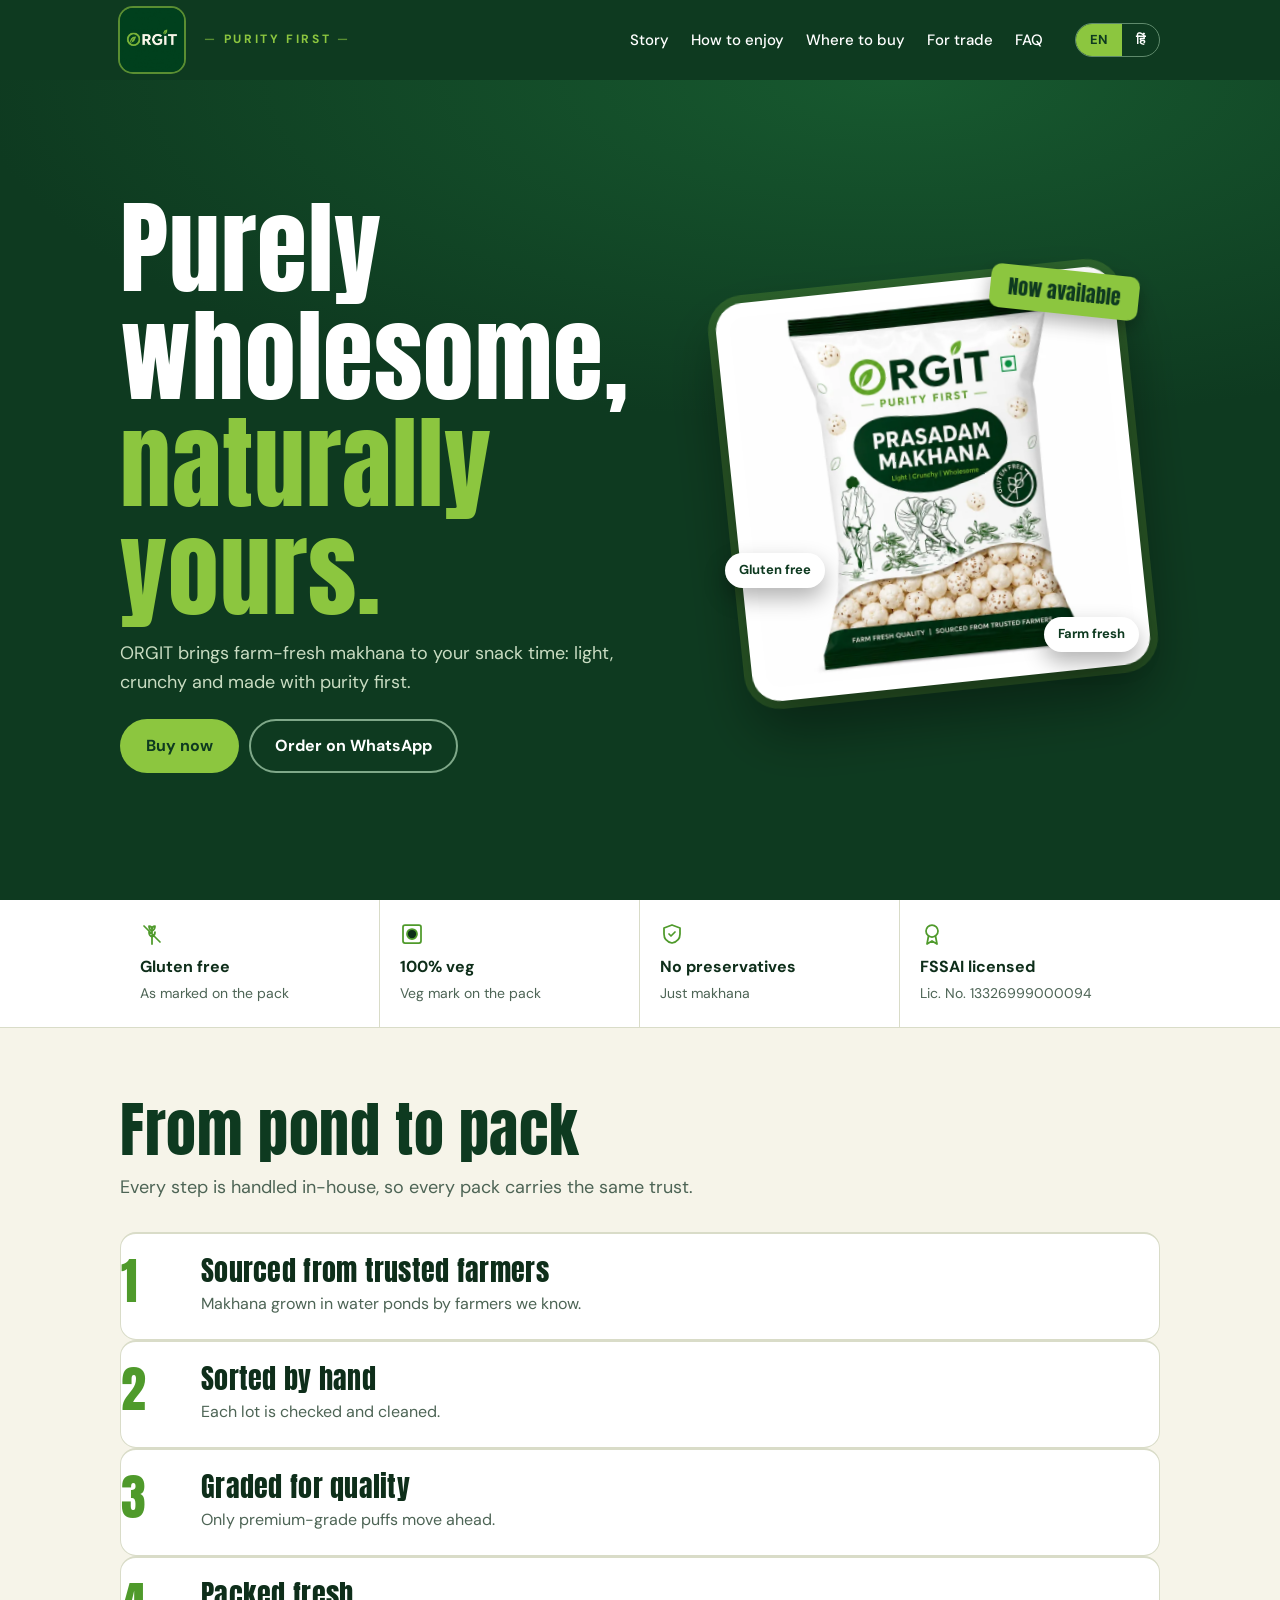
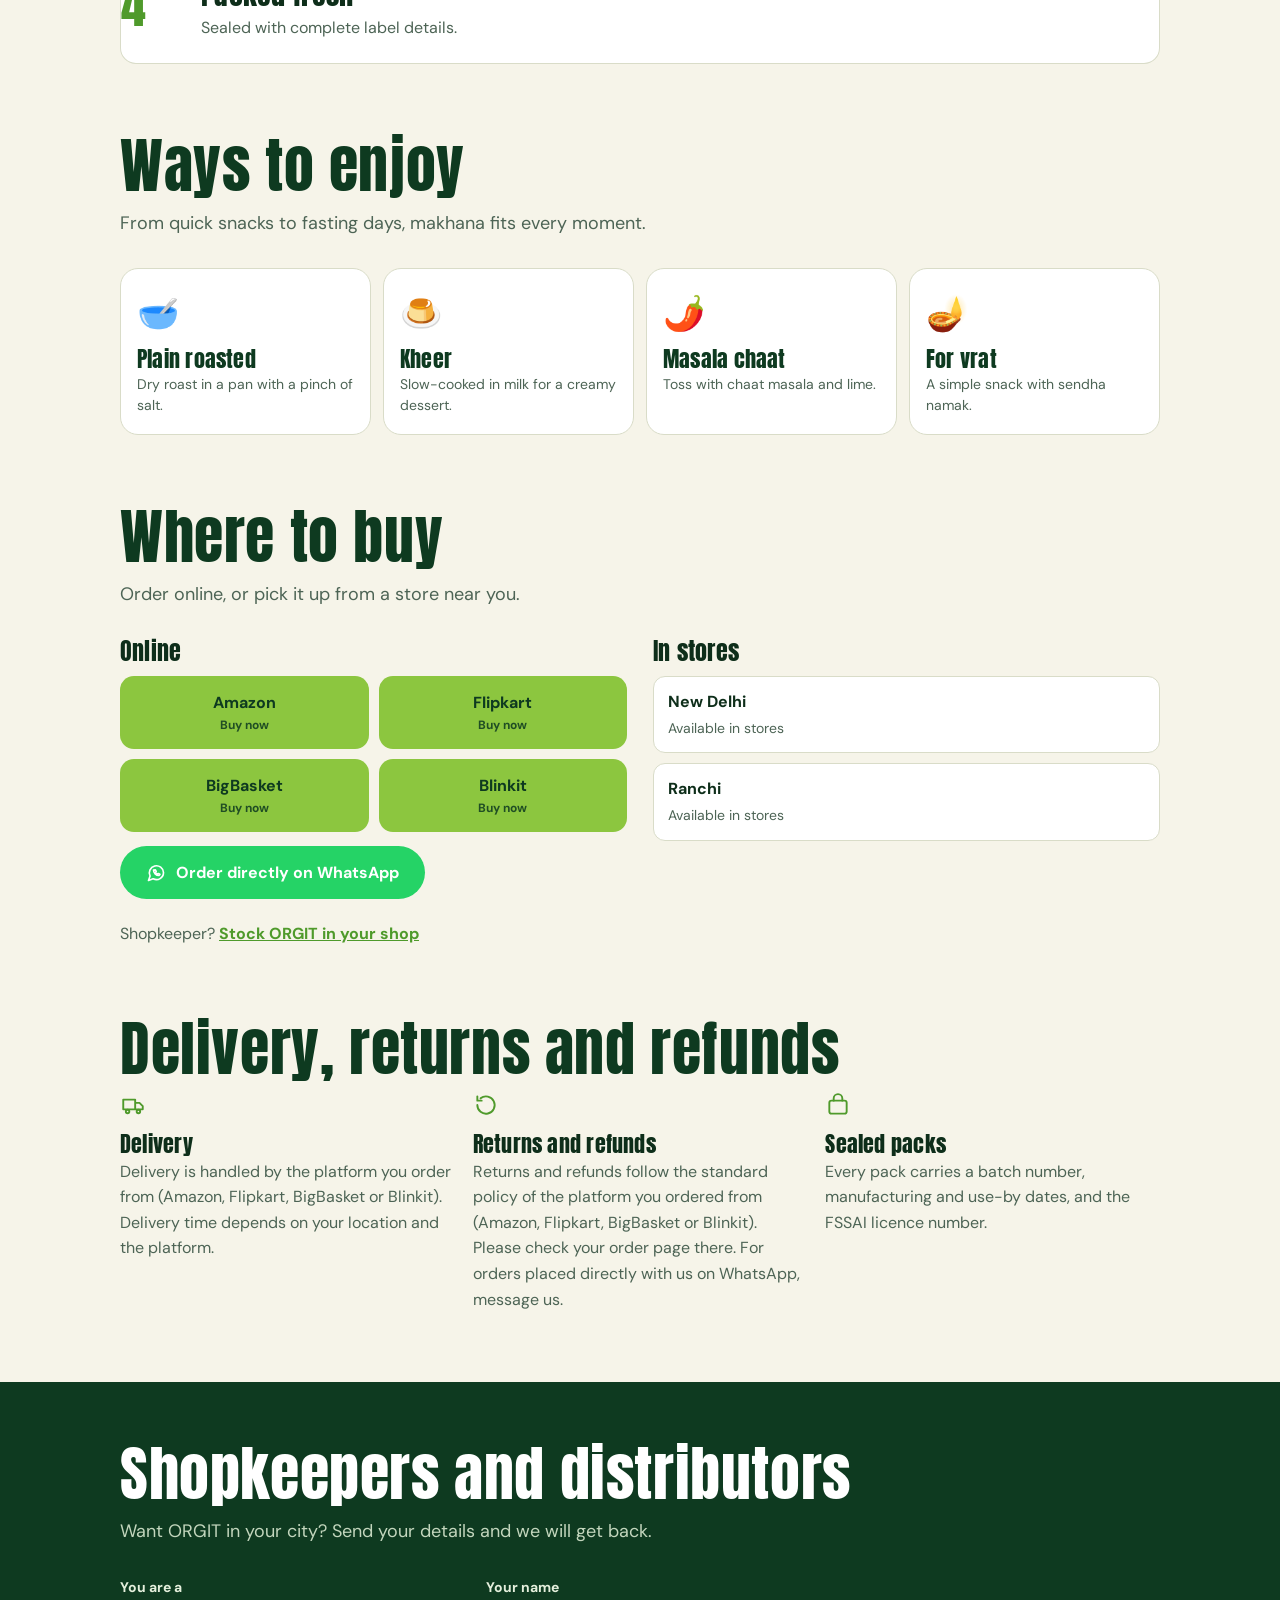
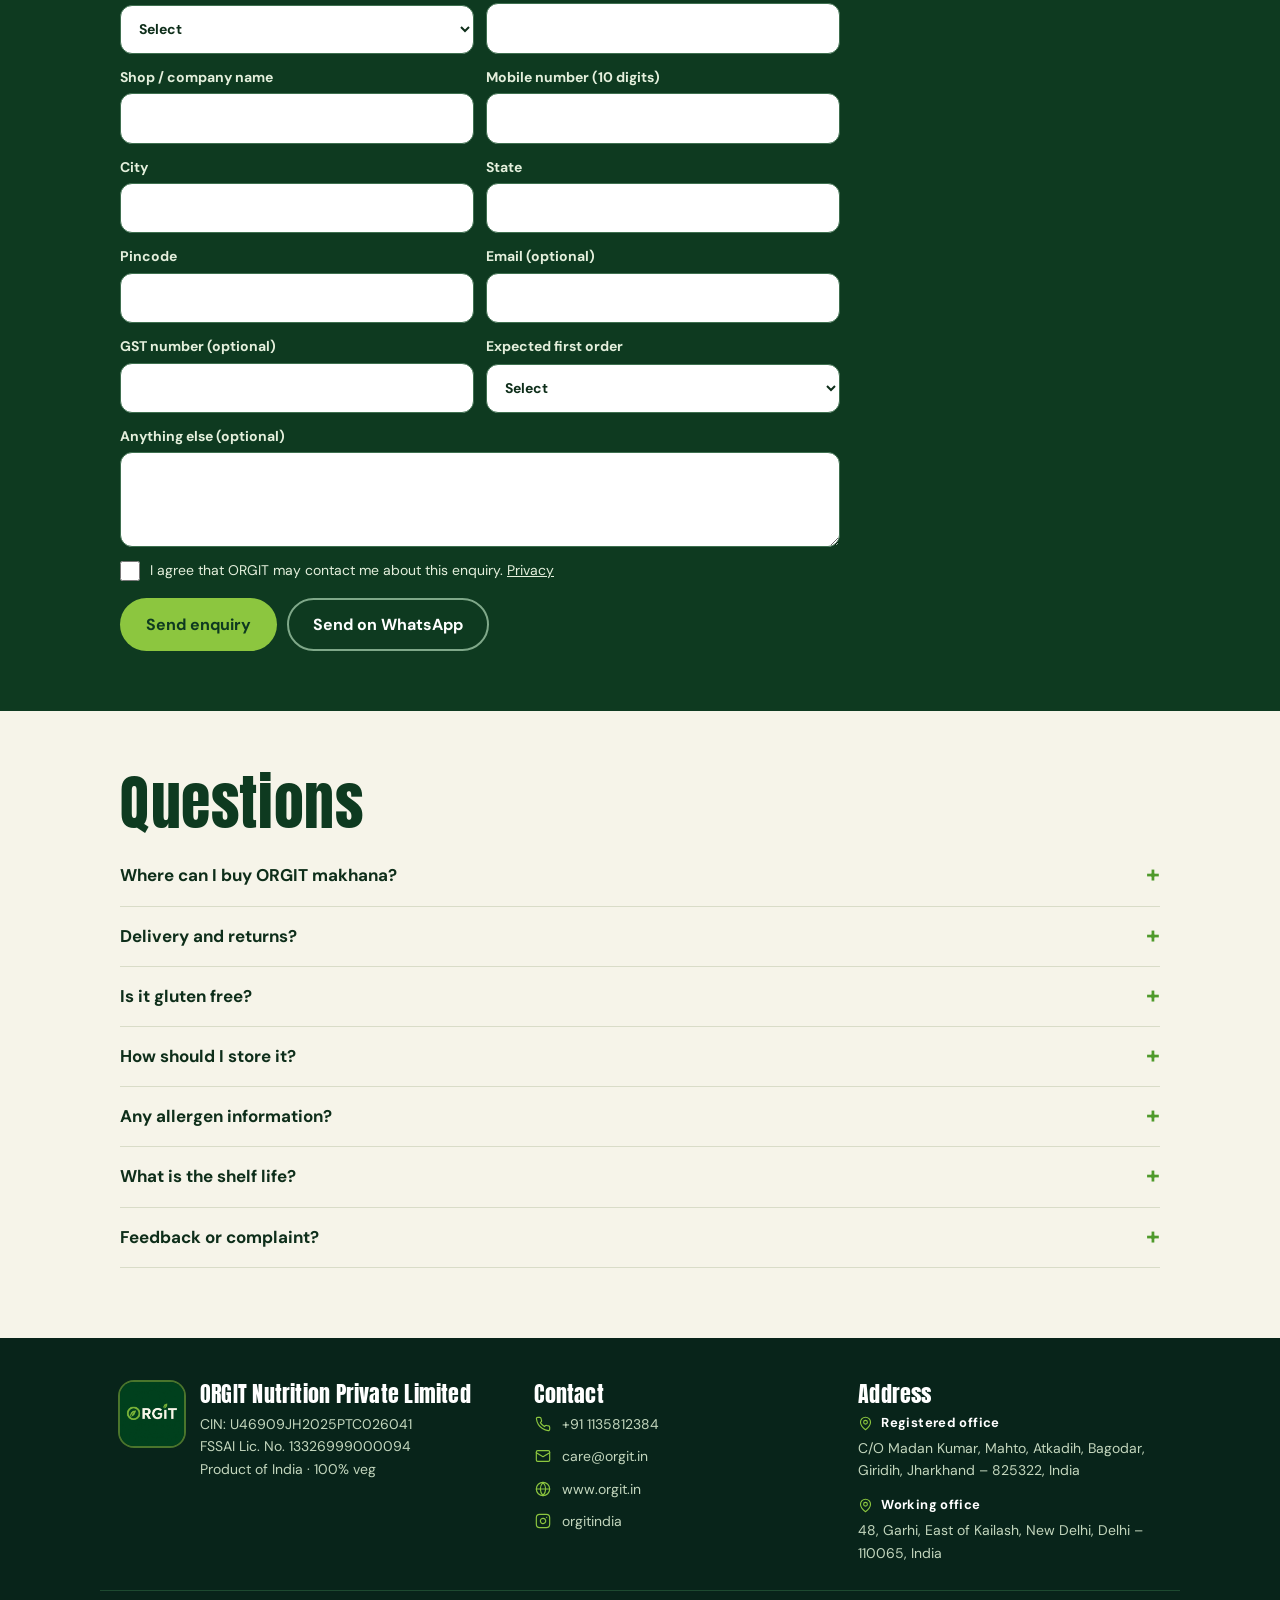
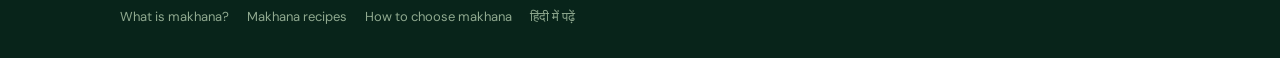
<file: index.html>
<!DOCTYPE html>
<html lang="en">
<head>
<meta charset="utf-8">
<meta name="viewport" content="width=device-width, initial-scale=1, viewport-fit=cover">
<title>ORGIT Makhana – Dry Fruits, Nuts, Seeds &amp; Healthy Snacks</title>
<meta name="description" content="ORGIT – Purity First. Farm-fresh, gluten free makhana (fox nuts) from trusted farmers, packed in-house. Order on WhatsApp or find us online and in stores.">
<meta name="theme-color" content="#0e3a20">
<link rel="canonical" href="https://orgit.in/">
<link rel="icon" type="image/png" href="assets/favicon.png"><link rel="apple-touch-icon" href="assets/apple-touch-icon.png">
<meta property="og:type" content="website"><meta property="og:site_name" content="ORGIT"><meta property="og:url" content="https://orgit.in/">
<meta property="og:title" content="ORGIT Makhana – Dry Fruits, Nuts, Seeds &amp; Healthy Snacks"><meta property="og:description" content="Farm-fresh, gluten free makhana from trusted farmers. Purity first.">
<meta property="og:image" content="https://orgit.in/assets/og-image.jpg">
<script type="application/ld+json">{"@context": "https://schema.org", "@graph": [{"@type": "Organization", "@id": "https://orgit.in/#org", "name": "ORGIT Nutrition Private Limited", "alternateName": "ORGIT", "slogan": "Purity First", "url": "https://orgit.in/", "logo": "https://orgit.in/assets/logo.png", "description": "ORGIT sells farm-fresh, gluten free makhana (foxnuts), sorted, graded and packed in-house in India.", "address": {"@type": "PostalAddress", "streetAddress": "C/O Madan Kumar, Mahto, Atkadih, Bagodar", "addressLocality": "Giridih", "addressRegion": "Jharkhand", "postalCode": "825322", "addressCountry": "IN"}, "contactPoint": {"@type": "ContactPoint", "telephone": "+91-1135812384", "contactType": "customer service", "areaServed": "IN", "availableLanguage": ["English", "Hindi"]}, "sameAs": ["https://instagram.com/orgitindia"]}, {"@type": "WebSite", "@id": "https://orgit.in/#site", "url": "https://orgit.in/", "name": "ORGIT", "publisher": {"@id": "https://orgit.in/#org"}, "inLanguage": "en-IN"}]}</script>
<link href="https://fonts.googleapis.com/css2?family=Anton&family=DM+Sans:wght@400;500;700&family=Noto+Sans+Devanagari:wght@400;500;800&display=swap" rel="stylesheet">
<link rel="stylesheet" href="css/style.css">
</head>
<body>
<header><div class="wrap">
<a href="#top" aria-label="ORGIT"><img src="assets/logo.png" alt="ORGIT"></a><span class="tl">PURITY FIRST</span>
<nav><a href="#story" data-hi="कहानी">Story</a><a href="#eat" data-hi="कैसे खाएँ">How to enjoy</a><a href="#buy" data-hi="कहाँ मिलेगा">Where to buy</a><a href="#trade" data-hi="व्यापारियों के लिए">For trade</a><a href="#faq" data-hi="सवाल-जवाब">FAQ</a></nav>
<div class="lang" role="group" aria-label="Language"><button data-l="en" aria-pressed="true">EN</button><button data-l="hi" aria-pressed="false">हिं</button></div>
</div></header>

<main id="top">
<div class="hero"><div class="wrap">
<div>
<h1><span data-hi="शुद्ध और पौष्टिक,">Purely wholesome,</span> <em data-hi="कुदरती तौर पर आपका।">naturally yours.</em></h1>
<p data-hi="ORGIT लाया है खेत की ताज़ा मखाना: हल्का, कुरकुरा और 'शुद्धता सबसे पहले' के वादे के साथ।">ORGIT brings farm-fresh makhana to your snack time: light, crunchy and made with purity first.</p>
<div class="cta"><a class="btn" href="#buy" data-hi="अभी खरीदें">Buy now</a><a class="btn ghost wa" href="#" data-hi="WhatsApp पर ऑर्डर">Order on WhatsApp</a></div>
</div>
<div class="pk"><span class="rib" data-hi="अब उपलब्ध">Now available</span>
<div class="c" id="pack"><img src="assets/pack.webp" alt="ORGIT makhana 200 g pack"></div>
<span class="chip a" data-hi="ग्लूटेन फ्री">Gluten free</span><span class="chip b" data-hi="खेत से ताज़ा">Farm fresh</span></div>
</div></div>
<div class="vals"><div class="wrap"><div><svg viewBox="0 0 24 24" aria-hidden="true"><path d="M12 22V9M12 9c-2-1-3-3-3-5 2 0 3 1 3 3M12 9c2-1 3-3 3-5-2 0-3 1-3 3M12 15c-2-1-3-3-3-5M12 15c2-1 3-3 3-5M4 4l16 16"/></svg><b data-hi="ग्लूटेन फ्री">Gluten free</b><span data-hi="पैक पर लिखा है">As marked on the pack</span></div><div><svg viewBox="0 0 24 24" aria-hidden="true"><rect x="3" y="3" width="18" height="18" rx="2"/><circle cx="12" cy="12" r="5" fill="currentColor"/></svg><b data-hi="100% शाकाहारी">100% veg</b><span data-hi="पैक पर शाकाहारी निशान">Veg mark on the pack</span></div><div><svg viewBox="0 0 24 24" aria-hidden="true"><path d="M12 3l8 3v6c0 5-3.5 8-8 9-4.5-1-8-4-8-9V6z"/><path d="M9 12l2 2 4-4"/></svg><b data-hi="कोई प्रिज़र्वेटिव नहीं">No preservatives</b><span data-hi="सिर्फ़ मखाना">Just makhana</span></div><div><svg viewBox="0 0 24 24" aria-hidden="true"><circle cx="12" cy="9" r="6"/><path d="M8.5 14L7 22l5-3 5 3-1.5-8"/></svg><b data-hi="FSSAI लाइसेंस">FSSAI licensed</b><span data-hi="Lic. No. 13326999000094">Lic. No. 13326999000094</span></div></div></div>

<section id="story"><div class="wrap">
<h2 data-hi="तालाब से पैक तक">From pond to pack</h2>
<p class="lead" data-hi="हर कदम हमारे अपने हाथ में है, ताकि हर पैकेट में वही भरोसा मिले।">Every step is handled in-house, so every pack carries the same trust.</p>
<div class="story">
<div class="s rv"><span class="n">1</span><h3 data-hi="भरोसेमंद किसानों से">Sourced from trusted farmers</h3><p data-hi="मखाना उगाने वाले किसानों से सीधा जुड़ाव।">Makhana grown in water ponds by farmers we know.</p></div>
<div class="s rv"><span class="n">2</span><h3 data-hi="छंटाई">Sorted by hand</h3><p data-hi="हर खेप की जाँच और सफ़ाई।">Each lot is checked and cleaned.</p></div>
<div class="s rv"><span class="n">3</span><h3 data-hi="ग्रेडिंग">Graded for quality</h3><p data-hi="सिर्फ़ प्रीमियम दाने आगे जाते हैं।">Only premium-grade puffs move ahead.</p></div>
<div class="s rv"><span class="n">4</span><h3 data-hi="ताज़ा पैकिंग">Packed fresh</h3><p data-hi="पूरी लेबल जानकारी के साथ सील।">Sealed with complete label details.</p></div>
</div></div></section>

<section id="eat"><div class="wrap">
<h2 data-hi="कैसे खाएँ">Ways to enjoy</h2>
<p class="lead" data-hi="हल्का नाश्ता हो या व्रत, मखाना हर मौके पर चलता है।">From quick snacks to fasting days, makhana fits every moment.</p>
<div class="eat">
<div class="rv"><b>🥣</b><h3 data-hi="सादा भुना">Plain roasted</h3><p data-hi="कढ़ाई में हल्का भूनकर, चुटकी भर नमक के साथ।">Dry roast in a pan with a pinch of salt.</p></div>
<div class="rv"><b>🍮</b><h3 data-hi="खीर">Kheer</h3><p data-hi="दूध में पकाकर मीठी खीर।">Slow-cooked in milk for a creamy dessert.</p></div>
<div class="rv"><b>🌶️</b><h3 data-hi="चटपटा चाट">Masala chaat</h3><p data-hi="चाट मसाला और नींबू के साथ।">Toss with chaat masala and lime.</p></div>
<div class="rv"><b>🪔</b><h3 data-hi="व्रत के लिए">For vrat</h3><p data-hi="सेंधा नमक के साथ व्रत का नाश्ता।">A simple snack with sendha namak.</p></div>
</div></div></section>

<section id="buy"><div class="wrap">
<h2 data-hi="कहाँ से खरीदें">Where to buy</h2>
<p class="lead" data-hi="ऑनलाइन ऑर्डर करें या अपने पास के स्टोर से लें।">Order online, or pick it up from a store near you.</p>
<div class="bgrid"><div class="bcol"><h3 data-hi="ऑनलाइन">Online</h3>
<div class="stores"><span data-store="amazon">Amazon<small data-hi="जल्द">Soon</small></span><span data-store="flipkart">Flipkart<small data-hi="जल्द">Soon</small></span><span data-store="bigbasket">BigBasket<small data-hi="जल्द">Soon</small></span><span data-store="blinkit">Blinkit<small data-hi="जल्द">Soon</small></span></div>
<a class="btn wa" href="#" data-hi="WhatsApp पर सीधे ऑर्डर करें">Order directly on WhatsApp</a></div>
<div class="bcol" id="offlineCol"><h3 data-hi="स्टोर में">In stores</h3><ul class="offl" id="offl"></ul></div></div>
<p class="note"><span data-hi="दुकानदार हैं?">Shopkeeper?</span> <a href="#trade" data-hi="ORGIT अपनी दुकान पर रखें">Stock ORGIT in your shop</a></p>
</div></section>
<section id="care" hidden><div class="wrap"><h2 data-hi="डिलीवरी, रिटर्न और रिफंड">Delivery, returns and refunds</h2><div class="care3">
<div id="c-del"><svg viewBox="0 0 24 24" aria-hidden="true"><path d="M3 7h11v9H3zM14 10h4l3 3v3h-7z"/><circle cx="7" cy="18" r="1.6"/><circle cx="17" cy="18" r="1.6"/></svg><h3 data-hi="डिलीवरी">Delivery</h3><p></p></div>
<div id="c-ret"><svg viewBox="0 0 24 24" aria-hidden="true"><path d="M4 12a8 8 0 1 0 3-6.2M4 4v4h4"/></svg><h3 data-hi="रिटर्न और रिफंड">Returns and refunds</h3><p></p></div>
<div><svg viewBox="0 0 24 24" aria-hidden="true"><rect x="4" y="8" width="16" height="12" rx="2"/><path d="M8 8V6a4 4 0 0 1 8 0v2"/></svg><h3 data-hi="सील बंद पैक">Sealed packs</h3><p data-hi="हर पैक पर बैच नंबर, निर्माण और उपयोग की तारीख, और FSSAI लाइसेंस नंबर होता है।">Every pack carries a batch number, manufacturing and use-by dates, and the FSSAI licence number.</p></div>
</div></div></section>
</main>

<div class="trade" id="trade"><div class="wrap">
<h2 data-hi="दुकानदार और डिस्ट्रीब्यूटर">Shopkeepers and distributors</h2>
<p class="lead" data-hi="अपने शहर में ORGIT रखना चाहते हैं? नीचे जानकारी भेजें।">Want ORGIT in your city? Send your details and we will get back.</p>
<form class="fm" id="enq">
<div class="two"><label><span data-hi="आप कौन हैं">You are a</span><select name="btype" required><option value="" disabled selected>Select</option><option>Retailer / kirana</option><option>Wholesaler</option><option>Distributor</option><option>Supermarket / modern trade</option><option>Online seller</option><option>Other</option></select></label>
<label><span data-hi="आपका नाम">Your name</span><input name="name" required autocomplete="name"></label></div>
<div class="two"><label><span data-hi="दुकान / कंपनी का नाम">Shop / company name</span><input name="business" required autocomplete="organization"></label>
<label><span data-hi="फ़ोन नंबर (10 अंक)">Mobile number (10 digits)</span><input name="phone" type="tel" inputmode="numeric" pattern="[6-9][0-9]{9}" maxlength="10" required autocomplete="tel-national" title="10 digit Indian mobile number"></label></div>
<div class="two"><label><span data-hi="शहर">City</span><input name="city" required autocomplete="address-level2"></label>
<label><span data-hi="राज्य">State</span><input name="state" required autocomplete="address-level1"></label></div>
<div class="two"><label><span data-hi="पिन कोड">Pincode</span><input name="pincode" inputmode="numeric" pattern="[0-9]{6}" maxlength="6" autocomplete="postal-code"></label>
<label><span data-hi="ईमेल (वैकल्पिक)">Email (optional)</span><input name="email" type="email" autocomplete="email"></label></div>
<div class="two"><label><span data-hi="GST नंबर (वैकल्पिक)">GST number (optional)</span><input name="gst" maxlength="15" autocapitalize="characters"></label>
<label><span data-hi="शुरुआती ऑर्डर">Expected first order</span><select name="qty" required><option value="" disabled selected>Select</option><option>Trial, under 50 packs</option><option>50 to 200 packs</option><option>200 to 1000 packs</option><option>1000+ packs</option></select></label></div>
<label><span data-hi="कुछ और बताना चाहें (वैकल्पिक)">Anything else (optional)</span><textarea name="message" rows="3"></textarea></label>
<input type="checkbox" name="botcheck" tabindex="-1" autocomplete="off" style="display:none">
<label class="chk"><input type="checkbox" name="consent" required><span data-hi="मैं सहमत हूँ कि ORGIT इस पूछताछ के लिए मुझसे संपर्क कर सके।">I agree that ORGIT may contact me about this enquiry. <a href="privacy.html">Privacy</a></span></label>
<div class="acts"><button class="btn" id="send" type="submit" data-hi="पूछताछ भेजें">Send enquiry</button><button class="btn ghost" id="waSend" type="button" data-hi="WhatsApp से भेजें">Send on WhatsApp</button></div>
<div class="fstat" id="fstat" role="status" aria-live="polite"></div>
</form></div></div>

<div class="wrap"><section id="faq" style="padding-top:60px">
<h2 data-hi="सवाल-जवाब">Questions</h2>
<details><summary data-hi="कहाँ से खरीदूँ?">Where can I buy ORGIT makhana?</summary><p data-hi="ऊपर 'कहाँ से खरीदें' में ऑनलाइन स्टोर और WhatsApp ऑर्डर देखें।">See the Where to buy section for online stores and WhatsApp ordering.</p></details>
<details><summary data-hi="डिलीवरी और रिटर्न?">Delivery and returns?</summary><p data-hi="डिलीवरी, रिटर्न और रिफंड उस स्टोर की नीति के अनुसार होते हैं जहाँ से आप ऑर्डर करते हैं। WhatsApp पर लिखें तो हम मदद करेंगे।">These follow the policy of the store you order from. Message us on WhatsApp and we will help.</p></details>
<details><summary data-hi="क्या यह ग्लूटेन फ्री है?">Is it gluten free?</summary><p data-hi="हाँ, पैक पर ग्लूटेन फ्री लिखा है। सामग्री सिर्फ़ मखाना है।">Yes, the pack is marked gluten free. The only ingredient is foxnuts (makhana).</p></details>
<details><summary data-hi="कैसे रखें?">How should I store it?</summary><p data-hi="ठंडी, सूखी और साफ़ जगह पर, सीधी धूप और गर्मी से दूर।">In a cool, dry and hygienic place, away from direct sunlight and heat.</p></details>
<details><summary data-hi="एलर्जी की जानकारी?">Any allergen information?</summary><p data-hi="इसमें ट्री नट्स हैं। यह नट्स और ड्राई फ्रूट्स की यूनिट में पैक होता है, इसलिए अन्य नट्स के अंश हो सकते हैं।">Contains tree nuts. Packed in a unit that also handles other nuts and dried fruits, so traces may be present.</p></details>
<details><summary data-hi="एक्सपायरी कब तक?">What is the shelf life?</summary><p data-hi="पैक पर 'Use By' तारीख देखें।">Please see the Use By date printed on the pack.</p></details>
<details><summary data-hi="शिकायत या सुझाव?">Feedback or complaint?</summary><p data-hi="care@orgit.in पर लिखें या +91 1135812384 पर कॉल करें।">Write to care@orgit.in or call +91 1135812384.</p></details>
</section></div>

<footer><div class="wrap">
<div class="fbrand"><img class="flogo" src="assets/logo.png" alt="ORGIT logo" width="64" height="64"><div><h3>ORGIT Nutrition Private Limited</h3><p>CIN: U46909JH2025PTC026041<br>FSSAI Lic. No. 13326999000094<br>Product of India · 100% veg</p></div></div>
<div><h3 data-hi="संपर्क">Contact</h3><ul class="ct"><li><a data-cfg="phone" href="tel:+911135812384"><span class="ic"><svg viewBox="0 0 24 24" aria-hidden="true"><path d="M22 16.92v3a2 2 0 0 1-2.18 2 19.8 19.8 0 0 1-8.63-3.07 19.5 19.5 0 0 1-6-6 19.8 19.8 0 0 1-3.07-8.67A2 2 0 0 1 4.11 2h3a2 2 0 0 1 2 1.72c.12.96.36 1.9.7 2.81a2 2 0 0 1-.45 2.11L8.09 9.91a16 16 0 0 0 6 6l1.27-1.27a2 2 0 0 1 2.11-.45c.91.34 1.85.58 2.81.7A2 2 0 0 1 22 16.92z"/></svg></span><span class="t">+91 1135812384</span></a></li><li><a data-cfg="email" href="mailto:care@orgit.in"><span class="ic"><svg viewBox="0 0 24 24" aria-hidden="true"><rect x="2" y="4" width="20" height="16" rx="2"/><path d="m22 7-10 6L2 7"/></svg></span><span class="t">care@orgit.in</span></a></li><li><a data-cfg="website" href="https://www.orgit.in"><span class="ic"><svg viewBox="0 0 24 24" aria-hidden="true"><circle cx="12" cy="12" r="10"/><path d="M2 12h20M12 2a15.3 15.3 0 0 1 4 10 15.3 15.3 0 0 1-4 10 15.3 15.3 0 0 1-4-10 15.3 15.3 0 0 1 4-10z"/></svg></span><span class="t">www.orgit.in</span></a></li><li><a data-cfg="instagram" href="https://instagram.com/orgitindia" target="_blank" rel="noopener"><span class="ic"><svg viewBox="0 0 24 24" aria-hidden="true"><rect x="2" y="2" width="20" height="20" rx="5"/><path d="M16 11.37A4 4 0 1 1 12.63 8 4 4 0 0 1 16 11.37z"/><path d="M17.5 6.5h.01"/></svg></span><span class="t">orgitindia</span></a></li></ul></div>
<div><h3 data-hi="पता">Address</h3><div class="adr"><b><svg viewBox="0 0 24 24" width="15" height="15" fill="none" stroke="#8cc63f" stroke-width="1.75" stroke-linecap="round" stroke-linejoin="round" aria-hidden="true"><path d="M20 10c0 6-8 12-8 12S4 16 4 10a8 8 0 0 1 16 0z"/><circle cx="12" cy="10" r="3"/></svg><span data-hi="पंजीकृत कार्यालय">Registered office</span></b><p>C/O Madan Kumar, Mahto, Atkadih, Bagodar, Giridih, Jharkhand – 825322, India</p></div><div class="adr"><b><svg viewBox="0 0 24 24" width="15" height="15" fill="none" stroke="#8cc63f" stroke-width="1.75" stroke-linecap="round" stroke-linejoin="round" aria-hidden="true"><path d="M20 10c0 6-8 12-8 12S4 16 4 10a8 8 0 0 1 16 0z"/><circle cx="12" cy="10" r="3"/></svg><span data-hi="कार्य कार्यालय">Working office</span></b><p>48, Garhi, East of Kailash, New Delhi, Delhi – 110065, India</p></div></div>
</div><div class="flinks"><a href="what-is-makhana.html" data-hi="मखाना क्या है?">What is makhana?</a><a href="makhana-recipes.html" data-hi="मखाना रेसिपी">Makhana recipes</a><a href="how-to-choose-makhana.html" data-hi="अच्छा मखाना कैसे चुनें">How to choose makhana</a><a href="hi/makhana-kya-hai.html">हिंदी में पढ़ें</a></div></footer>

<div class="bar"><a class="btn wa" href="https://wa.me/?text=Hi%20ORGIT%2C%20I%20want%20to%20order%20makhana" target="_blank" rel="noopener" data-hi="WhatsApp ऑर्डर">WhatsApp order</a><a class="btn" href="#buy" data-hi="अभी खरीदें">Buy now</a></div>

<script src="config.js"></script>
<script src="js/main.js" defer></script>
</body>
</html>
</file>
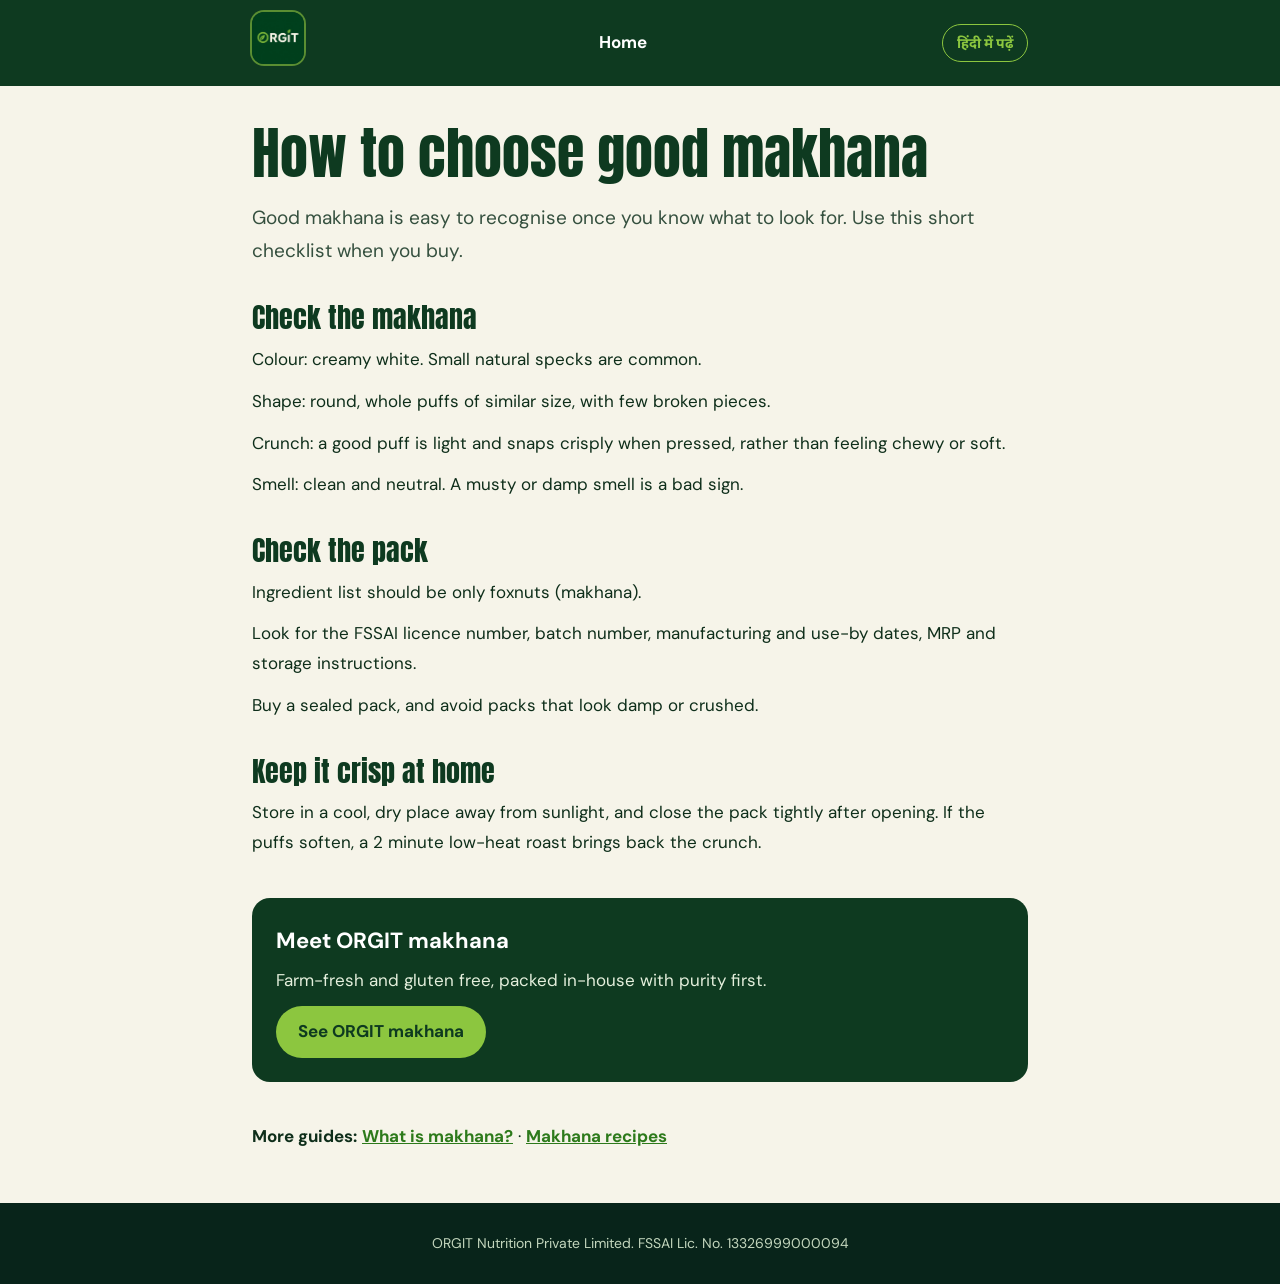
<file: how-to-choose-makhana.html>
<!DOCTYPE html><html lang="en"><head><meta charset="utf-8"><meta name="viewport" content="width=device-width,initial-scale=1"><title>How to Choose Good Makhana | ORGIT</title>
<meta name="description" content="A simple checklist to pick good makhana: look, crunch, smell, packing details and storage."><link rel="canonical" href="https://orgit.in/how-to-choose-makhana.html">
<link rel="alternate" hreflang="en-IN" href="https://orgit.in/how-to-choose-makhana.html"><link rel="alternate" hreflang="hi-IN" href="https://orgit.in/hi/makhana-kaise-chune.html"><link rel="alternate" hreflang="x-default" href="https://orgit.in/how-to-choose-makhana.html">
<link rel="icon" type="image/png" href="assets/favicon.png"><meta name="theme-color" content="#0e3a20">
<meta property="og:type" content="article"><meta property="og:title" content="How to Choose Good Makhana | ORGIT"><meta property="og:description" content="A simple checklist to pick good makhana: look, crunch, smell, packing details and storage."><meta property="og:url" content="https://orgit.in/how-to-choose-makhana.html"><meta property="og:image" content="https://orgit.in/assets/og-image.jpg">
<link href="https://fonts.googleapis.com/css2?family=Anton&family=DM+Sans:wght@400;700&family=Noto+Sans+Devanagari:wght@400;800&display=swap" rel="stylesheet">
<link rel="stylesheet" href="css/page.css"><script type="application/ld+json">{"@context": "https://schema.org", "@type": "Article", "headline": "How to choose good makhana", "inLanguage": "en-IN", "mainEntityOfPage": "https://orgit.in/how-to-choose-makhana.html", "datePublished": "2026-11-16", "author": {"@type": "Organization", "name": "ORGIT Nutrition Private Limited"}, "publisher": {"@type": "Organization", "name": "ORGIT Nutrition Private Limited", "logo": {"@type": "ImageObject", "url": "https://orgit.in/assets/logo.png"}}}</script></head>
<body class=""><header><div class="w"><a href="index.html"><img src="assets/logo.png" alt="ORGIT logo" width="52" height="52"></a><a href="index.html">Home</a><a class="alt" href="hi/makhana-kaise-chune.html">हिंदी में पढ़ें</a></div></header>
<main><h1>How to choose good makhana</h1><p class="in">Good makhana is easy to recognise once you know what to look for. Use this short checklist when you buy.</p><h2>Check the makhana</h2><p>Colour: creamy white. Small natural specks are common.</p><p>Shape: round, whole puffs of similar size, with few broken pieces.</p><p>Crunch: a good puff is light and snaps crisply when pressed, rather than feeling chewy or soft.</p><p>Smell: clean and neutral. A musty or damp smell is a bad sign.</p><h2>Check the pack</h2><p>Ingredient list should be only foxnuts (makhana).</p><p>Look for the FSSAI licence number, batch number, manufacturing and use-by dates, MRP and storage instructions.</p><p>Buy a sealed pack, and avoid packs that look damp or crushed.</p><h2>Keep it crisp at home</h2><p>Store in a cool, dry place away from sunlight, and close the pack tightly after opening. If the puffs soften, a 2 minute low-heat roast brings back the crunch.</p>
<div class="cta"><b>Meet ORGIT makhana</b>Farm-fresh and gluten free, packed in-house with purity first.<br><a href="index.html">See ORGIT makhana</a></div>
<p class="more"><strong>More guides:</strong> <a href="what-is-makhana.html">What is makhana?</a> · <a href="makhana-recipes.html">Makhana recipes</a></p></main><footer>ORGIT Nutrition Private Limited. FSSAI Lic. No. 13326999000094</footer></body></html>
</file>
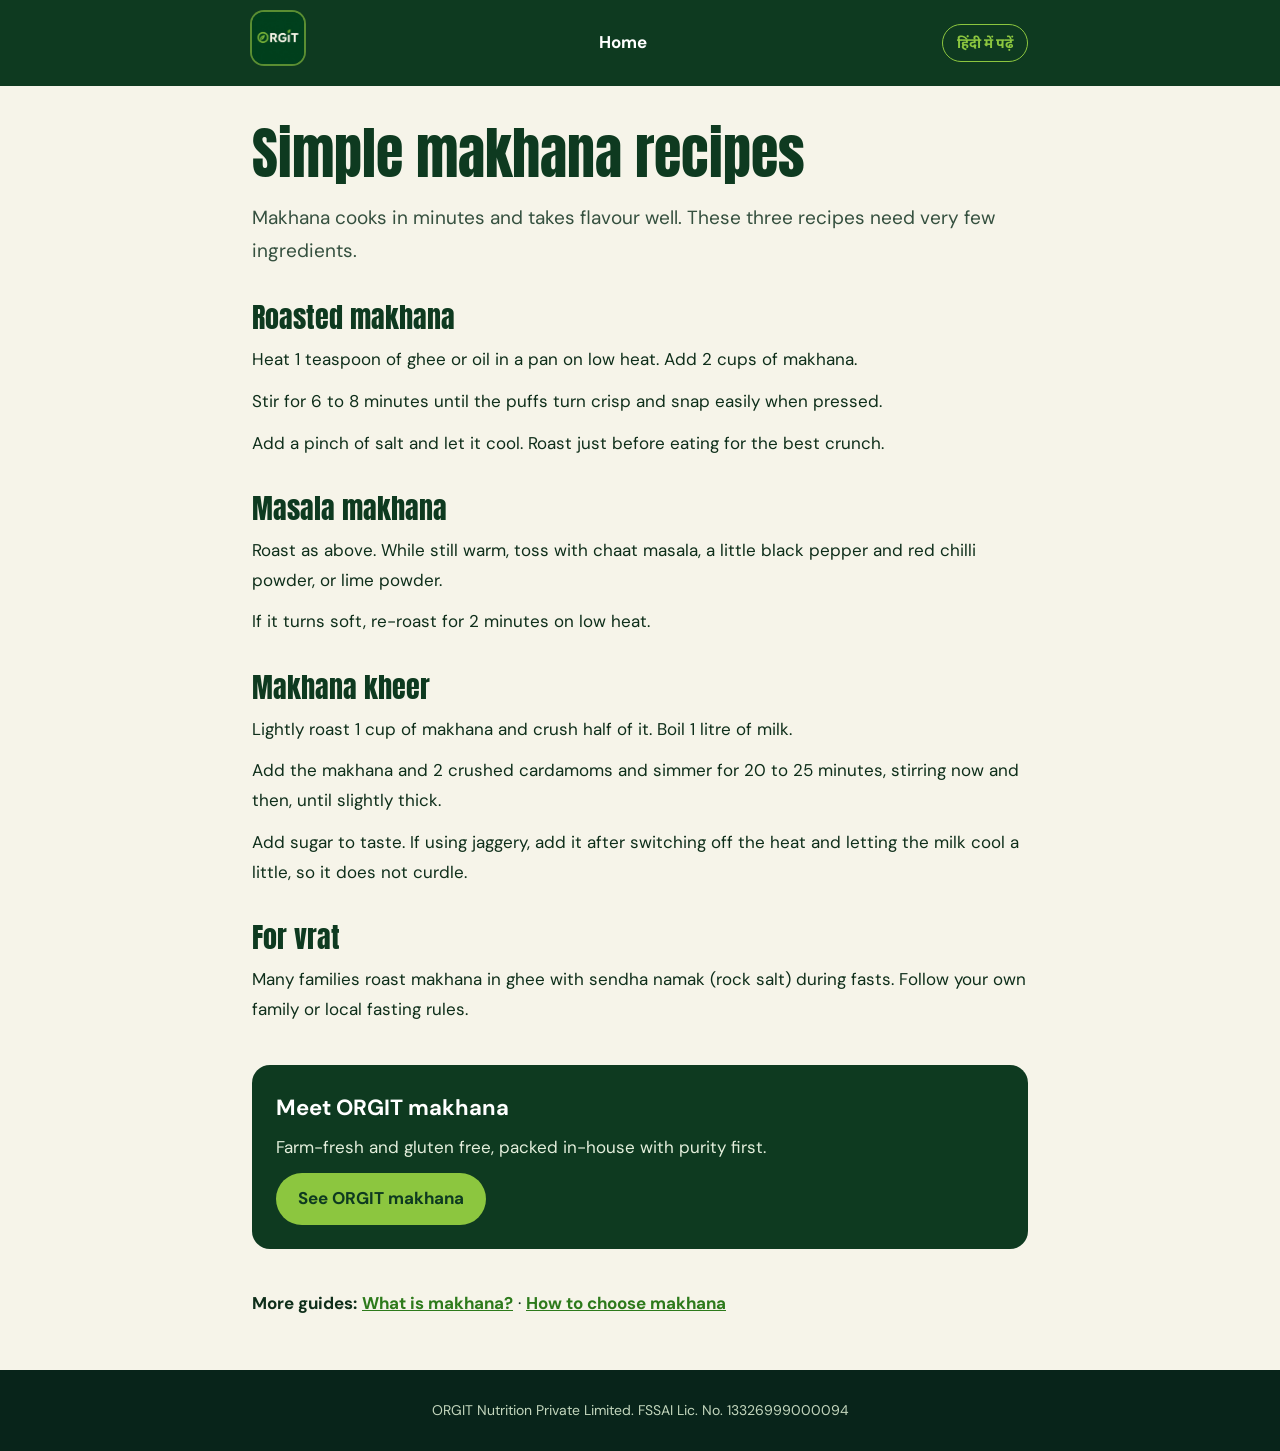
<file: makhana-recipes.html>
<!DOCTYPE html><html lang="en"><head><meta charset="utf-8"><meta name="viewport" content="width=device-width,initial-scale=1"><title>Makhana Recipes: Roasted, Masala and Kheer | ORGIT</title>
<meta name="description" content="Three simple makhana recipes: crispy roasted makhana, masala makhana and makhana kheer, with easy steps and tips."><link rel="canonical" href="https://orgit.in/makhana-recipes.html">
<link rel="alternate" hreflang="en-IN" href="https://orgit.in/makhana-recipes.html"><link rel="alternate" hreflang="hi-IN" href="https://orgit.in/hi/makhana-recipe.html"><link rel="alternate" hreflang="x-default" href="https://orgit.in/makhana-recipes.html">
<link rel="icon" type="image/png" href="assets/favicon.png"><meta name="theme-color" content="#0e3a20">
<meta property="og:type" content="article"><meta property="og:title" content="Makhana Recipes: Roasted, Masala and Kheer | ORGIT"><meta property="og:description" content="Three simple makhana recipes: crispy roasted makhana, masala makhana and makhana kheer, with easy steps and tips."><meta property="og:url" content="https://orgit.in/makhana-recipes.html"><meta property="og:image" content="https://orgit.in/assets/og-image.jpg">
<link href="https://fonts.googleapis.com/css2?family=Anton&family=DM+Sans:wght@400;700&family=Noto+Sans+Devanagari:wght@400;800&display=swap" rel="stylesheet">
<link rel="stylesheet" href="css/page.css"><script type="application/ld+json">{"@context": "https://schema.org", "@type": "Article", "headline": "Simple makhana recipes", "inLanguage": "en-IN", "mainEntityOfPage": "https://orgit.in/makhana-recipes.html", "datePublished": "2026-11-16", "author": {"@type": "Organization", "name": "ORGIT Nutrition Private Limited"}, "publisher": {"@type": "Organization", "name": "ORGIT Nutrition Private Limited", "logo": {"@type": "ImageObject", "url": "https://orgit.in/assets/logo.png"}}}</script></head>
<body class=""><header><div class="w"><a href="index.html"><img src="assets/logo.png" alt="ORGIT logo" width="52" height="52"></a><a href="index.html">Home</a><a class="alt" href="hi/makhana-recipe.html">हिंदी में पढ़ें</a></div></header>
<main><h1>Simple makhana recipes</h1><p class="in">Makhana cooks in minutes and takes flavour well. These three recipes need very few ingredients.</p><h2>Roasted makhana</h2><p>Heat 1 teaspoon of ghee or oil in a pan on low heat. Add 2 cups of makhana.</p><p>Stir for 6 to 8 minutes until the puffs turn crisp and snap easily when pressed.</p><p>Add a pinch of salt and let it cool. Roast just before eating for the best crunch.</p><h2>Masala makhana</h2><p>Roast as above. While still warm, toss with chaat masala, a little black pepper and red chilli powder, or lime powder.</p><p>If it turns soft, re-roast for 2 minutes on low heat.</p><h2>Makhana kheer</h2><p>Lightly roast 1 cup of makhana and crush half of it. Boil 1 litre of milk.</p><p>Add the makhana and 2 crushed cardamoms and simmer for 20 to 25 minutes, stirring now and then, until slightly thick.</p><p>Add sugar to taste. If using jaggery, add it after switching off the heat and letting the milk cool a little, so it does not curdle.</p><h2>For vrat</h2><p>Many families roast makhana in ghee with sendha namak (rock salt) during fasts. Follow your own family or local fasting rules.</p>
<div class="cta"><b>Meet ORGIT makhana</b>Farm-fresh and gluten free, packed in-house with purity first.<br><a href="index.html">See ORGIT makhana</a></div>
<p class="more"><strong>More guides:</strong> <a href="what-is-makhana.html">What is makhana?</a> · <a href="how-to-choose-makhana.html">How to choose makhana</a></p></main><footer>ORGIT Nutrition Private Limited. FSSAI Lic. No. 13326999000094</footer></body></html>
</file>
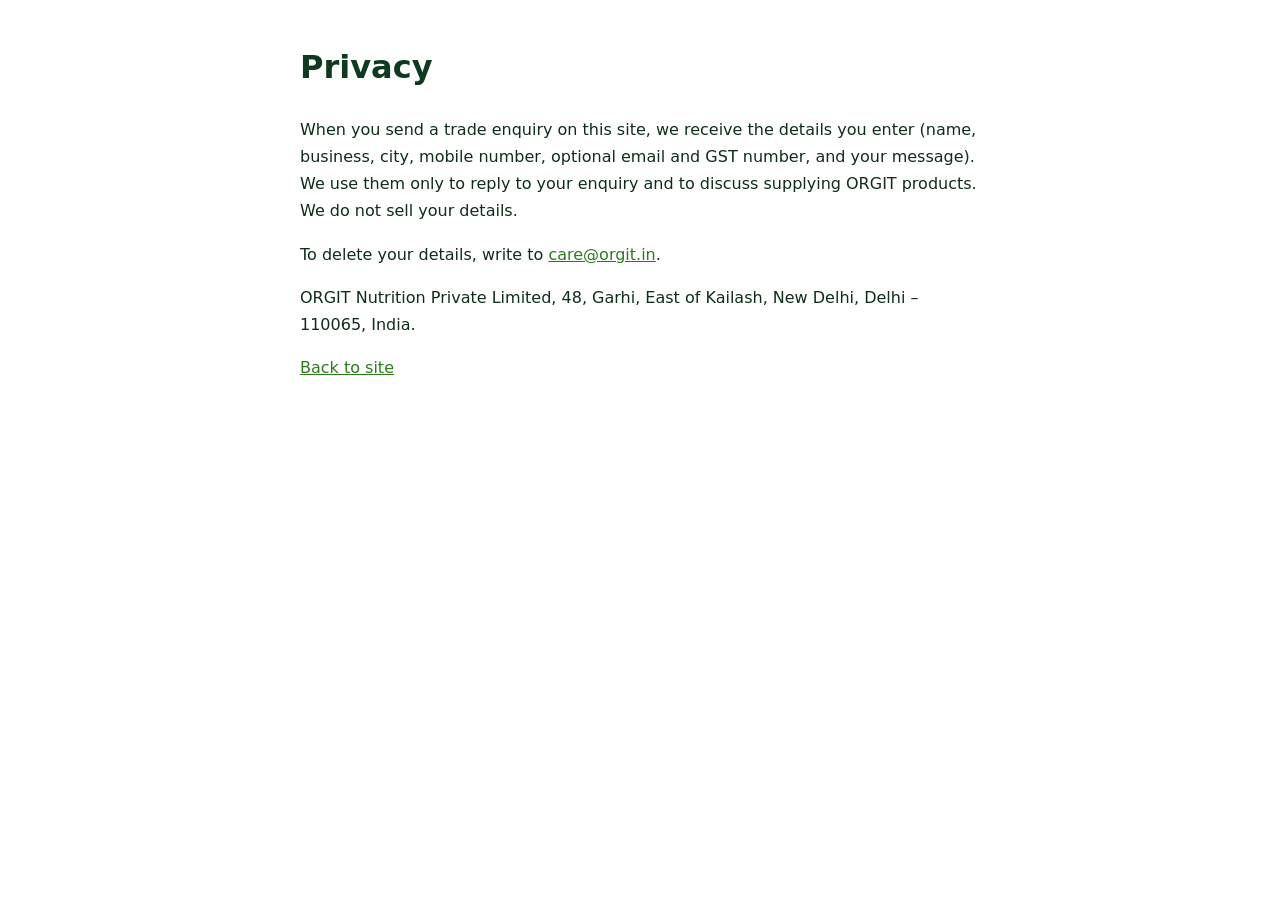
<file: privacy.html>
<!DOCTYPE html><html lang="en"><head><meta charset="utf-8"><meta name="viewport" content="width=device-width,initial-scale=1"><title>Privacy | ORGIT</title><style>body{font-family:system-ui,sans-serif;max-width:680px;margin:40px auto;padding:0 20px;line-height:1.7;color:#0e2e1a}a{color:#2d7a1b}h1{color:#0e3a20}</style></head><body>
<h1>Privacy</h1><p>When you send a trade enquiry on this site, we receive the details you enter (name, business, city, mobile number, optional email and GST number, and your message). We use them only to reply to your enquiry and to discuss supplying ORGIT products. We do not sell your details.</p>
<p>To delete your details, write to <a href="mailto:care@orgit.in">care@orgit.in</a>.</p><p>ORGIT Nutrition Private Limited, 48, Garhi, East of Kailash, New Delhi, Delhi – 110065, India.</p><p><a href="index.html">Back to site</a></p></body></html>
</file>
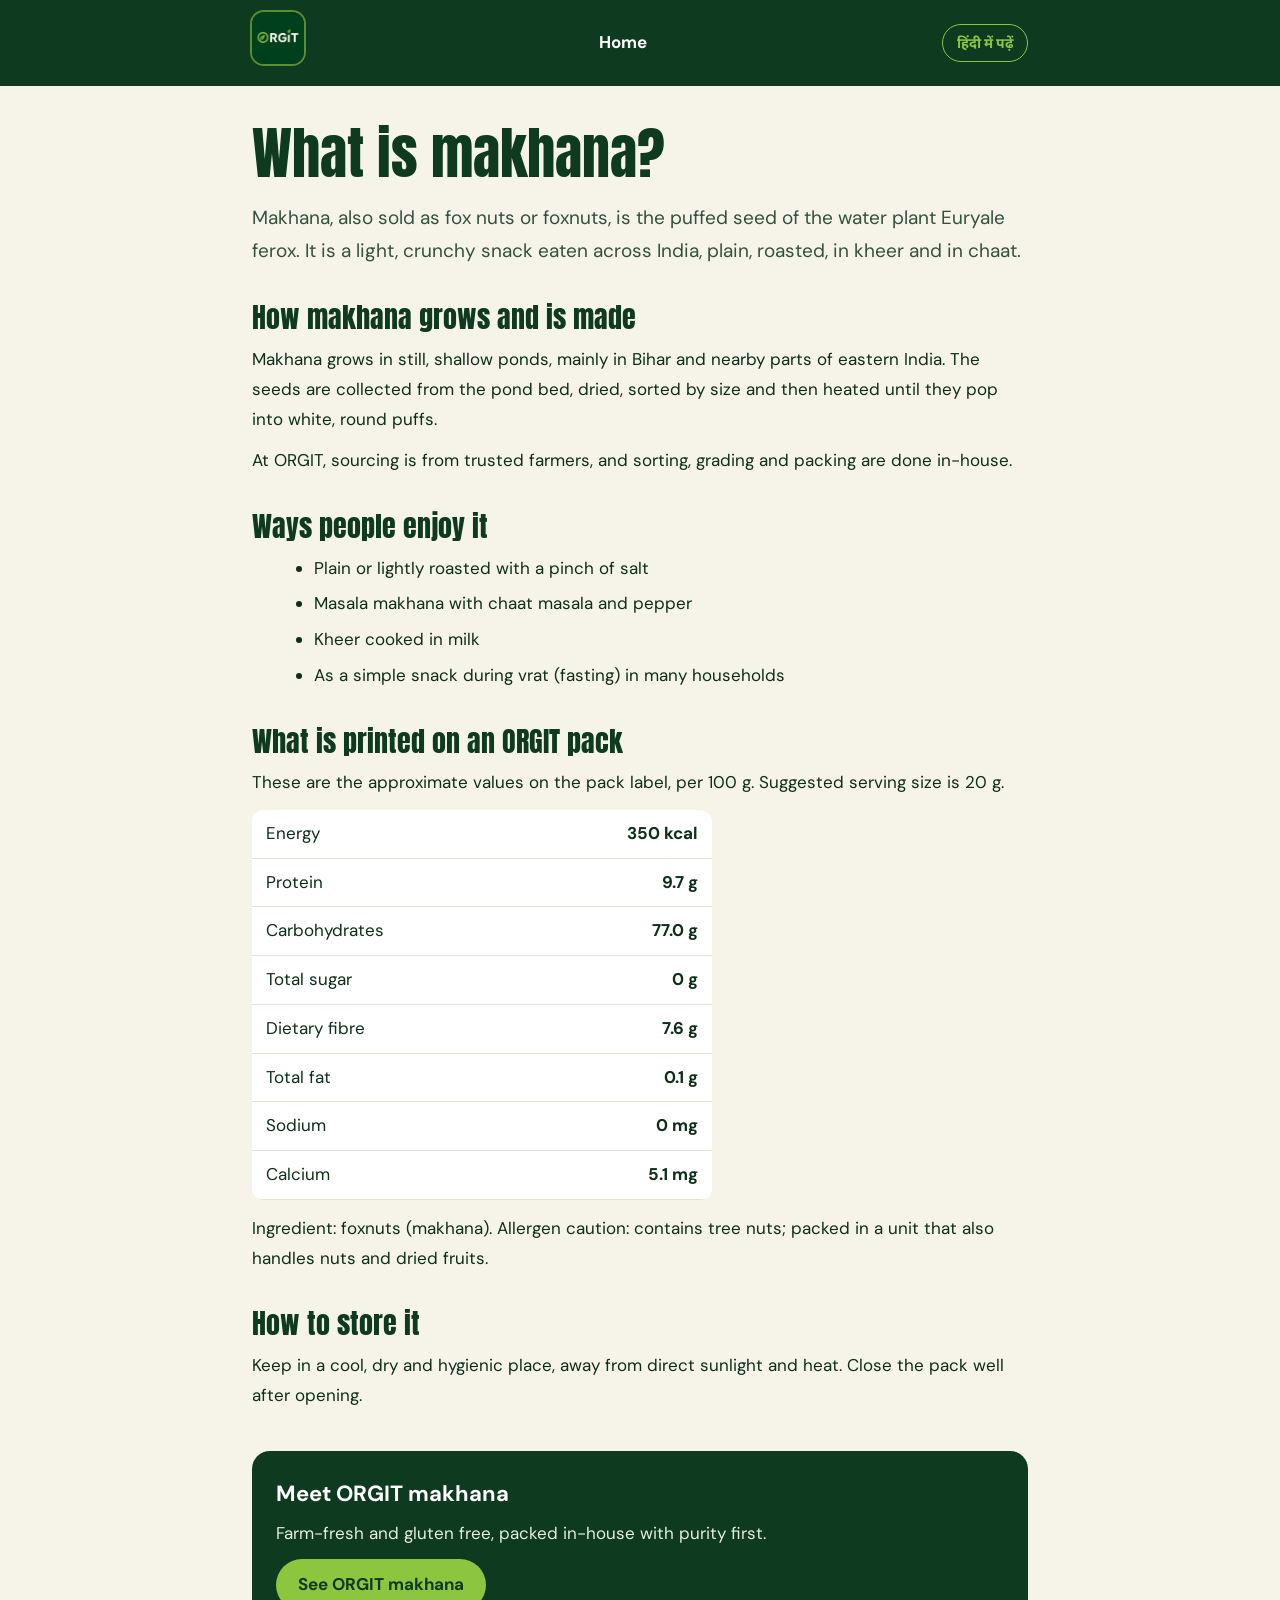
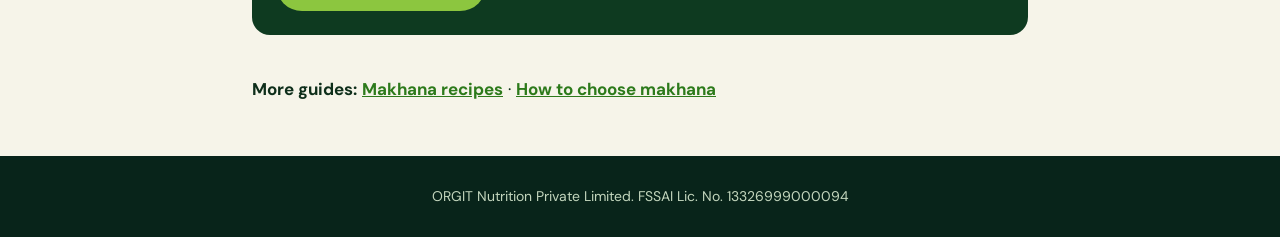
<file: what-is-makhana.html>
<!DOCTYPE html><html lang="en"><head><meta charset="utf-8"><meta name="viewport" content="width=device-width,initial-scale=1"><title>What Is Makhana? Fox Nuts Explained | ORGIT</title>
<meta name="description" content="Makhana (fox nuts) explained simply: what it is, how it grows and is processed, and the values printed on an ORGIT pack."><link rel="canonical" href="https://orgit.in/what-is-makhana.html">
<link rel="alternate" hreflang="en-IN" href="https://orgit.in/what-is-makhana.html"><link rel="alternate" hreflang="hi-IN" href="https://orgit.in/hi/makhana-kya-hai.html"><link rel="alternate" hreflang="x-default" href="https://orgit.in/what-is-makhana.html">
<link rel="icon" type="image/png" href="assets/favicon.png"><meta name="theme-color" content="#0e3a20">
<meta property="og:type" content="article"><meta property="og:title" content="What Is Makhana? Fox Nuts Explained | ORGIT"><meta property="og:description" content="Makhana (fox nuts) explained simply: what it is, how it grows and is processed, and the values printed on an ORGIT pack."><meta property="og:url" content="https://orgit.in/what-is-makhana.html"><meta property="og:image" content="https://orgit.in/assets/og-image.jpg">
<link href="https://fonts.googleapis.com/css2?family=Anton&family=DM+Sans:wght@400;700&family=Noto+Sans+Devanagari:wght@400;800&display=swap" rel="stylesheet">
<link rel="stylesheet" href="css/page.css"><script type="application/ld+json">{"@context": "https://schema.org", "@type": "Article", "headline": "What is makhana?", "inLanguage": "en-IN", "mainEntityOfPage": "https://orgit.in/what-is-makhana.html", "datePublished": "2026-11-16", "author": {"@type": "Organization", "name": "ORGIT Nutrition Private Limited"}, "publisher": {"@type": "Organization", "name": "ORGIT Nutrition Private Limited", "logo": {"@type": "ImageObject", "url": "https://orgit.in/assets/logo.png"}}}</script></head>
<body class=""><header><div class="w"><a href="index.html"><img src="assets/logo.png" alt="ORGIT logo" width="52" height="52"></a><a href="index.html">Home</a><a class="alt" href="hi/makhana-kya-hai.html">हिंदी में पढ़ें</a></div></header>
<main><h1>What is makhana?</h1><p class="in">Makhana, also sold as fox nuts or foxnuts, is the puffed seed of the water plant Euryale ferox. It is a light, crunchy snack eaten across India, plain, roasted, in kheer and in chaat.</p><h2>How makhana grows and is made</h2><p>Makhana grows in still, shallow ponds, mainly in Bihar and nearby parts of eastern India. The seeds are collected from the pond bed, dried, sorted by size and then heated until they pop into white, round puffs.</p><p>At ORGIT, sourcing is from trusted farmers, and sorting, grading and packing are done in-house.</p><h2>Ways people enjoy it</h2><ul><li>Plain or lightly roasted with a pinch of salt</li><li>Masala makhana with chaat masala and pepper</li><li>Kheer cooked in milk</li><li>As a simple snack during vrat (fasting) in many households</li></ul><h2>What is printed on an ORGIT pack</h2><p>These are the approximate values on the pack label, per 100 g. Suggested serving size is 20 g.</p><table><tr><td>Energy</td><td>350 kcal</td></tr><tr><td>Protein</td><td>9.7 g</td></tr><tr><td>Carbohydrates</td><td>77.0 g</td></tr><tr><td>Total sugar</td><td>0 g</td></tr><tr><td>Dietary fibre</td><td>7.6 g</td></tr><tr><td>Total fat</td><td>0.1 g</td></tr><tr><td>Sodium</td><td>0 mg</td></tr><tr><td>Calcium</td><td>5.1 mg</td></tr></table><p>Ingredient: foxnuts (makhana). Allergen caution: contains tree nuts; packed in a unit that also handles nuts and dried fruits.</p><h2>How to store it</h2><p>Keep in a cool, dry and hygienic place, away from direct sunlight and heat. Close the pack well after opening.</p>
<div class="cta"><b>Meet ORGIT makhana</b>Farm-fresh and gluten free, packed in-house with purity first.<br><a href="index.html">See ORGIT makhana</a></div>
<p class="more"><strong>More guides:</strong> <a href="makhana-recipes.html">Makhana recipes</a> · <a href="how-to-choose-makhana.html">How to choose makhana</a></p></main><footer>ORGIT Nutrition Private Limited. FSSAI Lic. No. 13326999000094</footer></body></html>
</file>
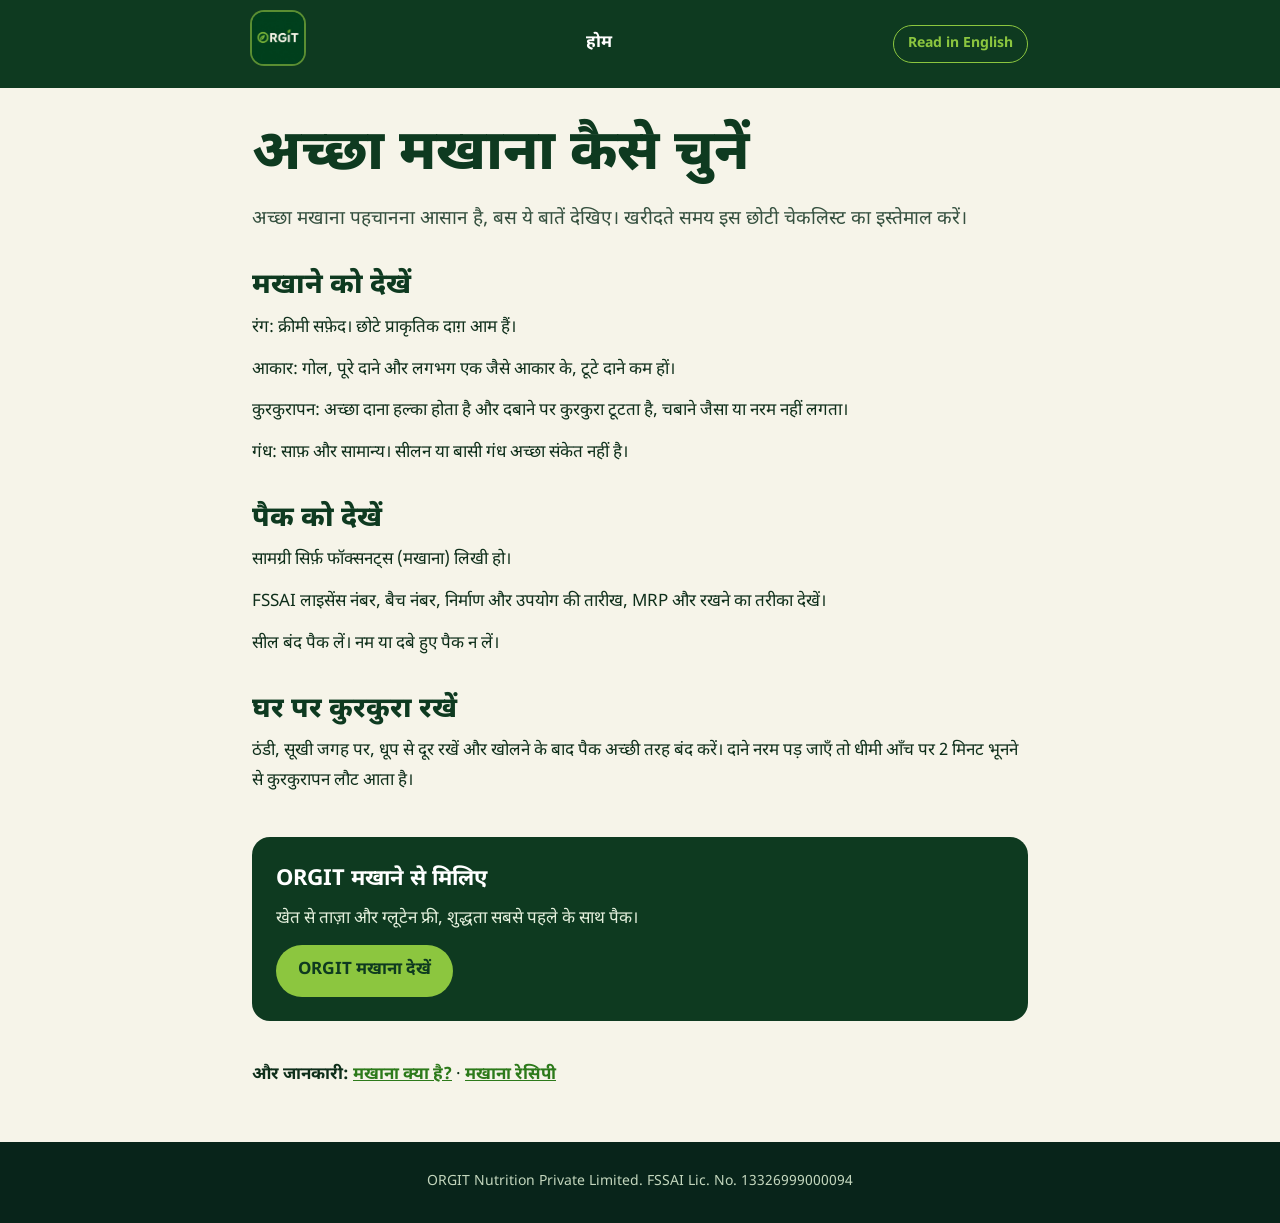
<file: hi/makhana-kaise-chune.html>
<!DOCTYPE html><html lang="hi"><head><meta charset="utf-8"><meta name="viewport" content="width=device-width,initial-scale=1"><title>अच्छा मखाना कैसे चुनें | ORGIT</title>
<meta name="description" content="अच्छा मखाना चुनने की आसान चेकलिस्ट: रंग, कुरकुरापन, गंध, पैक की जानकारी और रखने का तरीका।"><link rel="canonical" href="https://orgit.in/hi/makhana-kaise-chune.html">
<link rel="alternate" hreflang="hi-IN" href="https://orgit.in/hi/makhana-kaise-chune.html"><link rel="alternate" hreflang="en-IN" href="https://orgit.in/how-to-choose-makhana.html"><link rel="alternate" hreflang="x-default" href="https://orgit.in/how-to-choose-makhana.html">
<link rel="icon" type="image/png" href="../assets/favicon.png"><meta name="theme-color" content="#0e3a20">
<meta property="og:type" content="article"><meta property="og:title" content="अच्छा मखाना कैसे चुनें | ORGIT"><meta property="og:description" content="अच्छा मखाना चुनने की आसान चेकलिस्ट: रंग, कुरकुरापन, गंध, पैक की जानकारी और रखने का तरीका।"><meta property="og:url" content="https://orgit.in/hi/makhana-kaise-chune.html"><meta property="og:image" content="https://orgit.in/assets/og-image.jpg">
<link href="https://fonts.googleapis.com/css2?family=Anton&family=DM+Sans:wght@400;700&family=Noto+Sans+Devanagari:wght@400;800&display=swap" rel="stylesheet">
<link rel="stylesheet" href="../css/page.css"><script type="application/ld+json">{"@context": "https://schema.org", "@type": "Article", "headline": "अच्छा मखाना कैसे चुनें", "inLanguage": "hi-IN", "mainEntityOfPage": "https://orgit.in/hi/makhana-kaise-chune.html", "datePublished": "2026-11-16", "author": {"@type": "Organization", "name": "ORGIT Nutrition Private Limited"}, "publisher": {"@type": "Organization", "name": "ORGIT Nutrition Private Limited", "logo": {"@type": "ImageObject", "url": "https://orgit.in/assets/logo.png"}}}</script></head>
<body class="hi-l"><header><div class="w"><a href="../index.html"><img src="../assets/logo.png" alt="ORGIT logo" width="52" height="52"></a><a href="../index.html">होम</a><a class="alt" href="../how-to-choose-makhana.html">Read in English</a></div></header>
<main><h1>अच्छा मखाना कैसे चुनें</h1><p class="in">अच्छा मखाना पहचानना आसान है, बस ये बातें देखिए। खरीदते समय इस छोटी चेकलिस्ट का इस्तेमाल करें।</p><h2>मखाने को देखें</h2><p>रंग: क्रीमी सफ़ेद। छोटे प्राकृतिक दाग़ आम हैं।</p><p>आकार: गोल, पूरे दाने और लगभग एक जैसे आकार के, टूटे दाने कम हों।</p><p>कुरकुरापन: अच्छा दाना हल्का होता है और दबाने पर कुरकुरा टूटता है, चबाने जैसा या नरम नहीं लगता।</p><p>गंध: साफ़ और सामान्य। सीलन या बासी गंध अच्छा संकेत नहीं है।</p><h2>पैक को देखें</h2><p>सामग्री सिर्फ़ फॉक्सनट्स (मखाना) लिखी हो।</p><p>FSSAI लाइसेंस नंबर, बैच नंबर, निर्माण और उपयोग की तारीख, MRP और रखने का तरीका देखें।</p><p>सील बंद पैक लें। नम या दबे हुए पैक न लें।</p><h2>घर पर कुरकुरा रखें</h2><p>ठंडी, सूखी जगह पर, धूप से दूर रखें और खोलने के बाद पैक अच्छी तरह बंद करें। दाने नरम पड़ जाएँ तो धीमी आँच पर 2 मिनट भूनने से कुरकुरापन लौट आता है।</p>
<div class="cta"><b>ORGIT मखाने से मिलिए</b>खेत से ताज़ा और ग्लूटेन फ्री, शुद्धता सबसे पहले के साथ पैक।<br><a href="../index.html">ORGIT मखाना देखें</a></div>
<p class="more"><strong>और जानकारी:</strong> <a href="makhana-kya-hai.html">मखाना क्या है?</a> · <a href="makhana-recipe.html">मखाना रेसिपी</a></p></main><footer>ORGIT Nutrition Private Limited. FSSAI Lic. No. 13326999000094</footer></body></html>
</file>
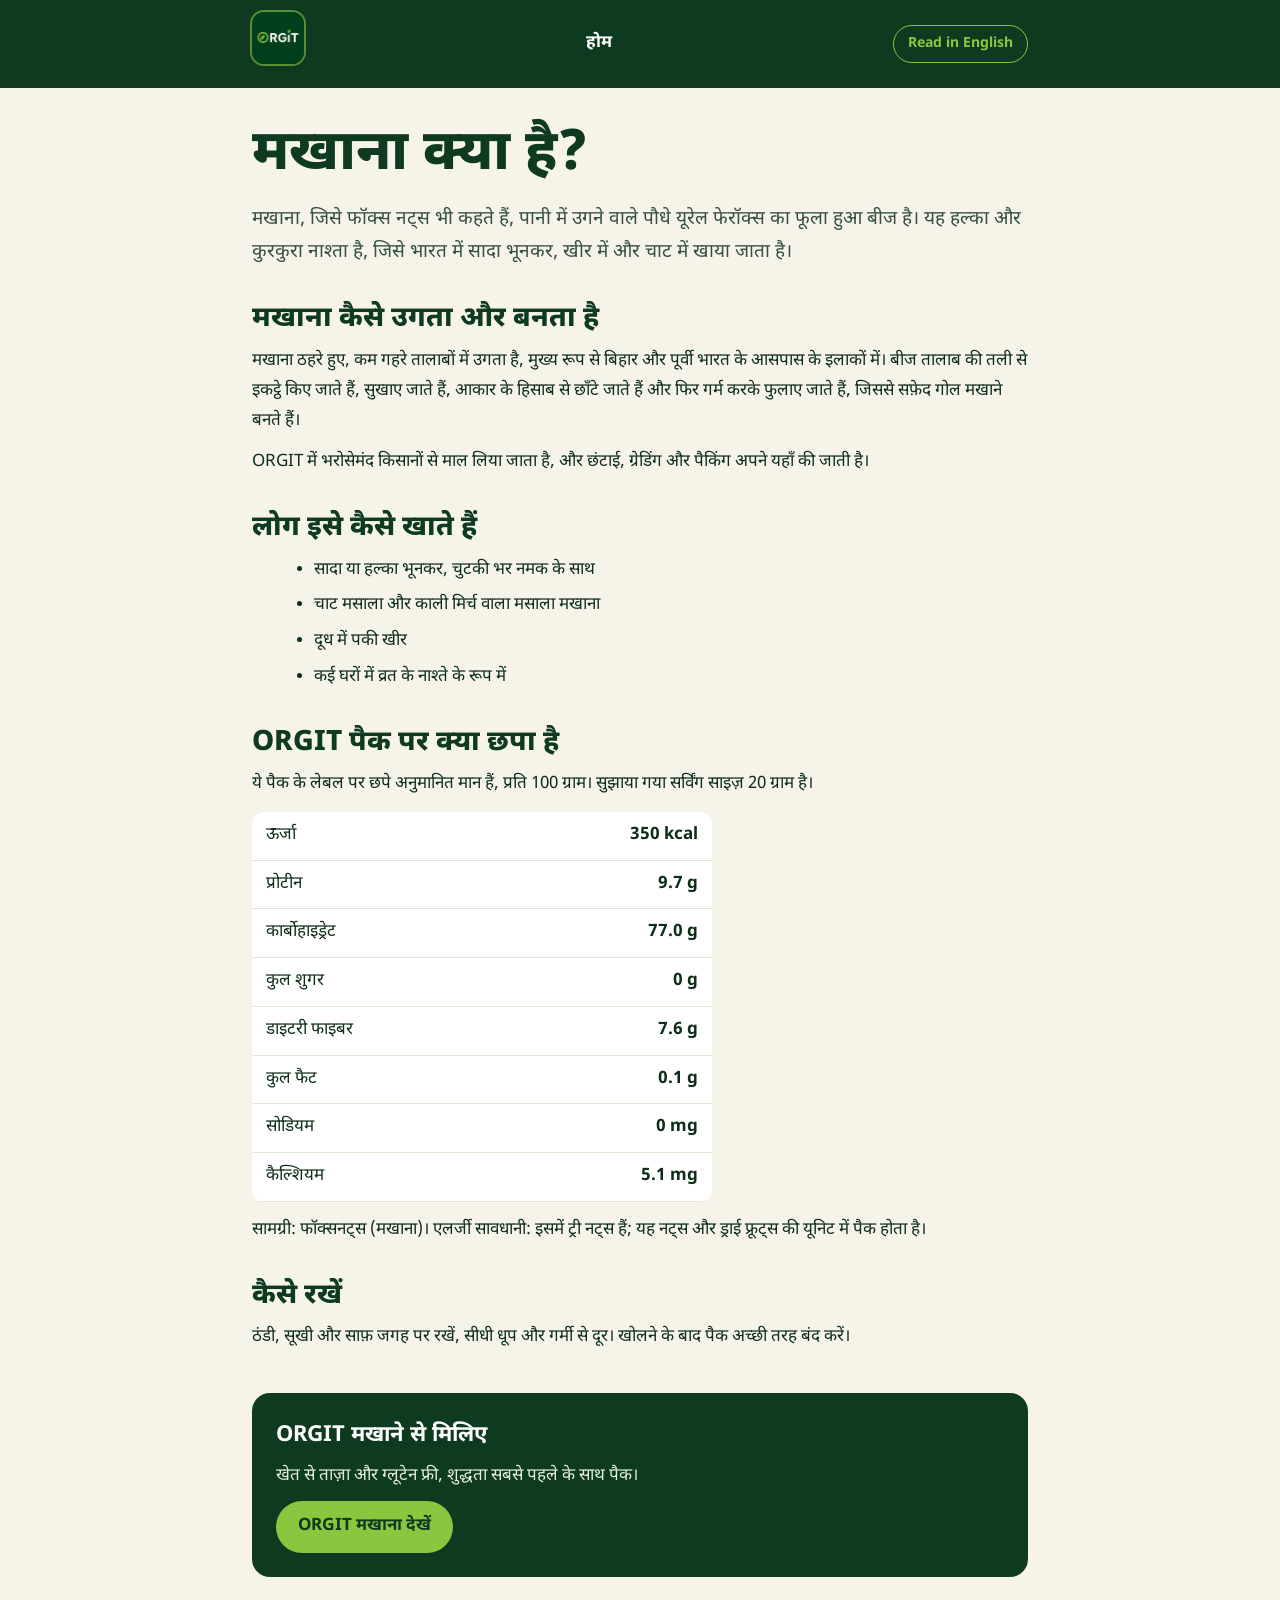
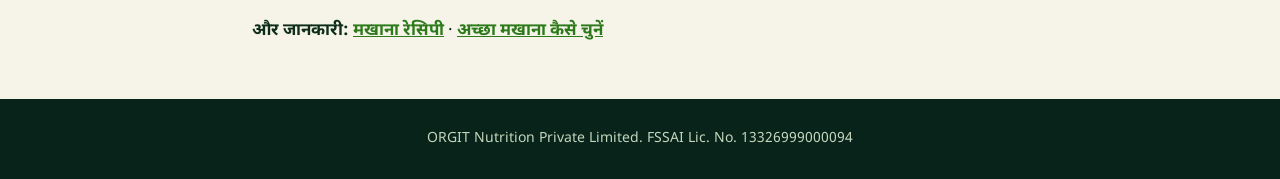
<file: hi/makhana-kya-hai.html>
<!DOCTYPE html><html lang="hi"><head><meta charset="utf-8"><meta name="viewport" content="width=device-width,initial-scale=1"><title>मखाना क्या है? फॉक्स नट्स की आसान जानकारी | ORGIT</title>
<meta name="description" content="मखाना (फॉक्स नट्स) क्या है, कैसे उगता और तैयार होता है, और ORGIT पैक पर छपी जानकारी, सरल भाषा में।"><link rel="canonical" href="https://orgit.in/hi/makhana-kya-hai.html">
<link rel="alternate" hreflang="hi-IN" href="https://orgit.in/hi/makhana-kya-hai.html"><link rel="alternate" hreflang="en-IN" href="https://orgit.in/what-is-makhana.html"><link rel="alternate" hreflang="x-default" href="https://orgit.in/what-is-makhana.html">
<link rel="icon" type="image/png" href="../assets/favicon.png"><meta name="theme-color" content="#0e3a20">
<meta property="og:type" content="article"><meta property="og:title" content="मखाना क्या है? फॉक्स नट्स की आसान जानकारी | ORGIT"><meta property="og:description" content="मखाना (फॉक्स नट्स) क्या है, कैसे उगता और तैयार होता है, और ORGIT पैक पर छपी जानकारी, सरल भाषा में।"><meta property="og:url" content="https://orgit.in/hi/makhana-kya-hai.html"><meta property="og:image" content="https://orgit.in/assets/og-image.jpg">
<link href="https://fonts.googleapis.com/css2?family=Anton&family=DM+Sans:wght@400;700&family=Noto+Sans+Devanagari:wght@400;800&display=swap" rel="stylesheet">
<link rel="stylesheet" href="../css/page.css"><script type="application/ld+json">{"@context": "https://schema.org", "@type": "Article", "headline": "मखाना क्या है?", "inLanguage": "hi-IN", "mainEntityOfPage": "https://orgit.in/hi/makhana-kya-hai.html", "datePublished": "2026-11-16", "author": {"@type": "Organization", "name": "ORGIT Nutrition Private Limited"}, "publisher": {"@type": "Organization", "name": "ORGIT Nutrition Private Limited", "logo": {"@type": "ImageObject", "url": "https://orgit.in/assets/logo.png"}}}</script></head>
<body class="hi-l"><header><div class="w"><a href="../index.html"><img src="../assets/logo.png" alt="ORGIT logo" width="52" height="52"></a><a href="../index.html">होम</a><a class="alt" href="../what-is-makhana.html">Read in English</a></div></header>
<main><h1>मखाना क्या है?</h1><p class="in">मखाना, जिसे फॉक्स नट्स भी कहते हैं, पानी में उगने वाले पौधे यूरेल फेरॉक्स का फूला हुआ बीज है। यह हल्का और कुरकुरा नाश्ता है, जिसे भारत में सादा भूनकर, खीर में और चाट में खाया जाता है।</p><h2>मखाना कैसे उगता और बनता है</h2><p>मखाना ठहरे हुए, कम गहरे तालाबों में उगता है, मुख्य रूप से बिहार और पूर्वी भारत के आसपास के इलाकों में। बीज तालाब की तली से इकट्ठे किए जाते हैं, सुखाए जाते हैं, आकार के हिसाब से छाँटे जाते हैं और फिर गर्म करके फुलाए जाते हैं, जिससे सफ़ेद गोल मखाने बनते हैं।</p><p>ORGIT में भरोसेमंद किसानों से माल लिया जाता है, और छंटाई, ग्रेडिंग और पैकिंग अपने यहाँ की जाती है।</p><h2>लोग इसे कैसे खाते हैं</h2><ul><li>सादा या हल्का भूनकर, चुटकी भर नमक के साथ</li><li>चाट मसाला और काली मिर्च वाला मसाला मखाना</li><li>दूध में पकी खीर</li><li>कई घरों में व्रत के नाश्ते के रूप में</li></ul><h2>ORGIT पैक पर क्या छपा है</h2><p>ये पैक के लेबल पर छपे अनुमानित मान हैं, प्रति 100 ग्राम। सुझाया गया सर्विंग साइज़ 20 ग्राम है।</p><table><tr><td>ऊर्जा</td><td>350 kcal</td></tr><tr><td>प्रोटीन</td><td>9.7 g</td></tr><tr><td>कार्बोहाइड्रेट</td><td>77.0 g</td></tr><tr><td>कुल शुगर</td><td>0 g</td></tr><tr><td>डाइटरी फाइबर</td><td>7.6 g</td></tr><tr><td>कुल फैट</td><td>0.1 g</td></tr><tr><td>सोडियम</td><td>0 mg</td></tr><tr><td>कैल्शियम</td><td>5.1 mg</td></tr></table><p>सामग्री: फॉक्सनट्स (मखाना)। एलर्जी सावधानी: इसमें ट्री नट्स हैं; यह नट्स और ड्राई फ्रूट्स की यूनिट में पैक होता है।</p><h2>कैसे रखें</h2><p>ठंडी, सूखी और साफ़ जगह पर रखें, सीधी धूप और गर्मी से दूर। खोलने के बाद पैक अच्छी तरह बंद करें।</p>
<div class="cta"><b>ORGIT मखाने से मिलिए</b>खेत से ताज़ा और ग्लूटेन फ्री, शुद्धता सबसे पहले के साथ पैक।<br><a href="../index.html">ORGIT मखाना देखें</a></div>
<p class="more"><strong>और जानकारी:</strong> <a href="makhana-recipe.html">मखाना रेसिपी</a> · <a href="makhana-kaise-chune.html">अच्छा मखाना कैसे चुनें</a></p></main><footer>ORGIT Nutrition Private Limited. FSSAI Lic. No. 13326999000094</footer></body></html>
</file>
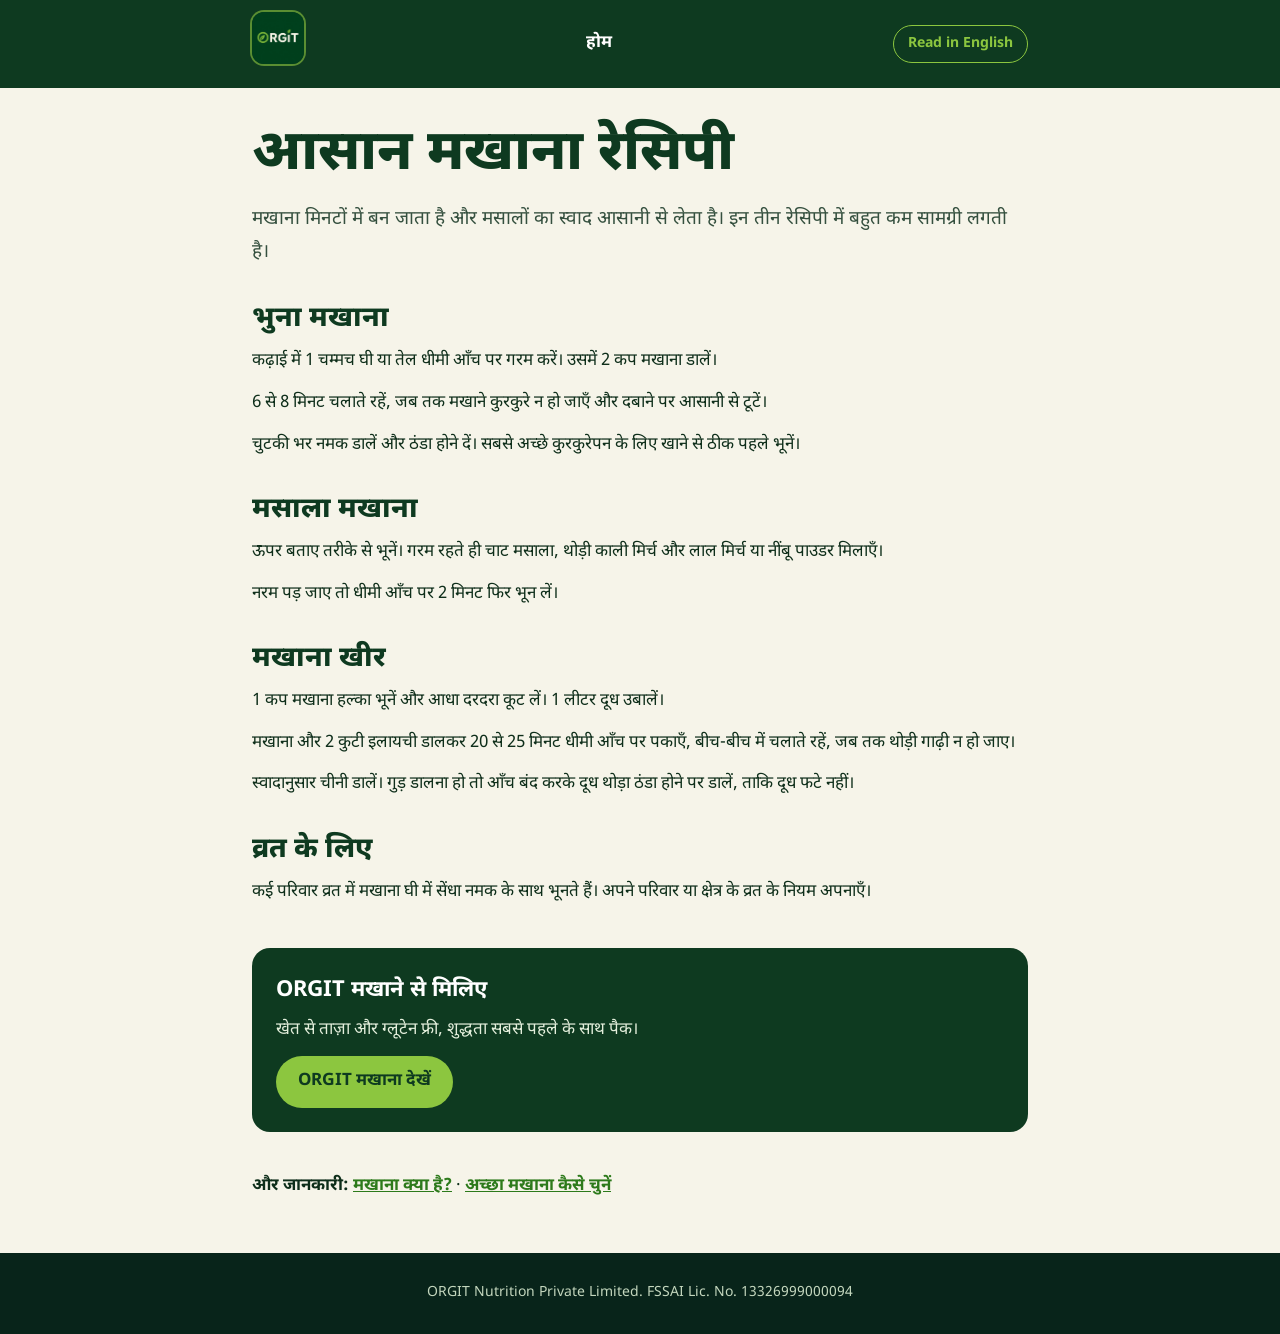
<file: hi/makhana-recipe.html>
<!DOCTYPE html><html lang="hi"><head><meta charset="utf-8"><meta name="viewport" content="width=device-width,initial-scale=1"><title>मखाना रेसिपी: भुना, मसाला और खीर | ORGIT</title>
<meta name="description" content="तीन आसान मखाना रेसिपी: कुरकुरा भुना मखाना, मसाला मखाना और मखाना खीर, आसान तरीके और टिप्स के साथ।"><link rel="canonical" href="https://orgit.in/hi/makhana-recipe.html">
<link rel="alternate" hreflang="hi-IN" href="https://orgit.in/hi/makhana-recipe.html"><link rel="alternate" hreflang="en-IN" href="https://orgit.in/makhana-recipes.html"><link rel="alternate" hreflang="x-default" href="https://orgit.in/makhana-recipes.html">
<link rel="icon" type="image/png" href="../assets/favicon.png"><meta name="theme-color" content="#0e3a20">
<meta property="og:type" content="article"><meta property="og:title" content="मखाना रेसिपी: भुना, मसाला और खीर | ORGIT"><meta property="og:description" content="तीन आसान मखाना रेसिपी: कुरकुरा भुना मखाना, मसाला मखाना और मखाना खीर, आसान तरीके और टिप्स के साथ।"><meta property="og:url" content="https://orgit.in/hi/makhana-recipe.html"><meta property="og:image" content="https://orgit.in/assets/og-image.jpg">
<link href="https://fonts.googleapis.com/css2?family=Anton&family=DM+Sans:wght@400;700&family=Noto+Sans+Devanagari:wght@400;800&display=swap" rel="stylesheet">
<link rel="stylesheet" href="../css/page.css"><script type="application/ld+json">{"@context": "https://schema.org", "@type": "Article", "headline": "आसान मखाना रेसिपी", "inLanguage": "hi-IN", "mainEntityOfPage": "https://orgit.in/hi/makhana-recipe.html", "datePublished": "2026-11-16", "author": {"@type": "Organization", "name": "ORGIT Nutrition Private Limited"}, "publisher": {"@type": "Organization", "name": "ORGIT Nutrition Private Limited", "logo": {"@type": "ImageObject", "url": "https://orgit.in/assets/logo.png"}}}</script></head>
<body class="hi-l"><header><div class="w"><a href="../index.html"><img src="../assets/logo.png" alt="ORGIT logo" width="52" height="52"></a><a href="../index.html">होम</a><a class="alt" href="../makhana-recipes.html">Read in English</a></div></header>
<main><h1>आसान मखाना रेसिपी</h1><p class="in">मखाना मिनटों में बन जाता है और मसालों का स्वाद आसानी से लेता है। इन तीन रेसिपी में बहुत कम सामग्री लगती है।</p><h2>भुना मखाना</h2><p>कढ़ाई में 1 चम्मच घी या तेल धीमी आँच पर गरम करें। उसमें 2 कप मखाना डालें।</p><p>6 से 8 मिनट चलाते रहें, जब तक मखाने कुरकुरे न हो जाएँ और दबाने पर आसानी से टूटें।</p><p>चुटकी भर नमक डालें और ठंडा होने दें। सबसे अच्छे कुरकुरेपन के लिए खाने से ठीक पहले भूनें।</p><h2>मसाला मखाना</h2><p>ऊपर बताए तरीके से भूनें। गरम रहते ही चाट मसाला, थोड़ी काली मिर्च और लाल मिर्च या नींबू पाउडर मिलाएँ।</p><p>नरम पड़ जाए तो धीमी आँच पर 2 मिनट फिर भून लें।</p><h2>मखाना खीर</h2><p>1 कप मखाना हल्का भूनें और आधा दरदरा कूट लें। 1 लीटर दूध उबालें।</p><p>मखाना और 2 कुटी इलायची डालकर 20 से 25 मिनट धीमी आँच पर पकाएँ, बीच-बीच में चलाते रहें, जब तक थोड़ी गाढ़ी न हो जाए।</p><p>स्वादानुसार चीनी डालें। गुड़ डालना हो तो आँच बंद करके दूध थोड़ा ठंडा होने पर डालें, ताकि दूध फटे नहीं।</p><h2>व्रत के लिए</h2><p>कई परिवार व्रत में मखाना घी में सेंधा नमक के साथ भूनते हैं। अपने परिवार या क्षेत्र के व्रत के नियम अपनाएँ।</p>
<div class="cta"><b>ORGIT मखाने से मिलिए</b>खेत से ताज़ा और ग्लूटेन फ्री, शुद्धता सबसे पहले के साथ पैक।<br><a href="../index.html">ORGIT मखाना देखें</a></div>
<p class="more"><strong>और जानकारी:</strong> <a href="makhana-kya-hai.html">मखाना क्या है?</a> · <a href="makhana-kaise-chune.html">अच्छा मखाना कैसे चुनें</a></p></main><footer>ORGIT Nutrition Private Limited. FSSAI Lic. No. 13326999000094</footer></body></html>
</file>
<file: css/style.css>
:root{--bg:#f6f4e9;--ink:#0e2e1a;--muted:#4d6455;--deep:#0e3a20;--leaf:#4f9a2b;--lime:#8cc63f;--card:#fff;--line:#d9dcc8;
box-sizing:border-box;padding-top:env(safe-area-inset-top,0px)}
@media (prefers-color-scheme:dark){:root:not([data-theme="light"]){--bg:#0a1f12;--ink:#eef2e4;--muted:#a9bba9;--card:#12301c;--line:#25452f}}
:root[data-theme="dark"]{--bg:#0a1f12;--ink:#eef2e4;--muted:#a9bba9;--card:#12301c;--line:#25452f}
*{box-sizing:border-box;margin:0}
html{scroll-behavior:smooth;scroll-padding-top:80px}
body{background:var(--bg);color:var(--ink);font-family:'DM Sans',system-ui,sans-serif;line-height:1.6;overflow-x:hidden;padding-bottom:calc(76px + env(safe-area-inset-bottom,0px))}
body::before{content:"";position:fixed;inset:0 0 auto;height:env(safe-area-inset-top,0px);background:var(--deep);z-index:30}
img{max-width:100%;display:block}
h1,h2,h3{font-family:'Anton','Impact',sans-serif;font-weight:400;line-height:1.05;letter-spacing:.01em}
.hi{font-family:'Noto Sans Devanagari','DM Sans',sans-serif}
.hi h1,.hi h2,.hi h3{font-family:'Noto Sans Devanagari',sans-serif;font-weight:800;line-height:1.25;letter-spacing:0}
a{color:inherit}:focus-visible{outline:3px solid var(--lime);outline-offset:3px}
.wrap{max-width:1080px;margin:0 auto;padding:0 20px}
header{position:sticky;top:env(safe-area-inset-top,0px);z-index:20;background:var(--deep);color:#fff}
header .wrap{display:flex;align-items:center;gap:14px;height:62px}
header img{height:40px;width:40px;border-radius:9px}
nav{display:none;margin-left:auto;gap:22px;font-size:15px;font-weight:500}nav a{text-decoration:none}nav a:hover{color:var(--lime)}
.lang{margin-left:auto;display:flex;border:1.5px solid #5f8a6c;border-radius:999px;overflow:hidden}
.lang button{font:inherit;font-size:13px;font-weight:700;padding:6px 14px;background:transparent;color:#fff;border:0;cursor:pointer}
.lang button[aria-pressed="true"]{background:var(--lime);color:var(--deep)}
.btn{display:inline-block;background:var(--lime);color:var(--deep);padding:14px 26px;border-radius:999px;font-weight:700;text-decoration:none;border:0;font:inherit;font-weight:700;cursor:pointer}
.btn:hover{background:#fff}
.btn.wa{background:#25d366;color:#07310f}.btn.ghost{background:transparent;color:#fff;border:2px solid #7fa889;padding:12px 24px}
.hero{background:radial-gradient(120% 70% at 70% 0%,#17592f,var(--deep) 60%);color:#fff;overflow:hidden}
.hero .wrap{display:grid;gap:30px;padding-top:36px;padding-bottom:70px}
.kick{display:inline-block;background:rgba(140,198,63,.18);color:var(--lime);font-weight:700;font-size:13px;padding:6px 14px;border-radius:999px;margin-bottom:16px}
.hero h1{font-size:clamp(46px,12vw,104px)}.hero h1 em{font-style:normal;color:var(--lime)}
.hero p{margin:18px 0 24px;color:#c9dcc2;font-size:18px;max-width:44ch}
.cta{display:flex;flex-wrap:wrap;gap:10px}
.pk{position:relative;max-width:400px;margin:0 auto;width:100%}
.pk .c{background:#fff;border-radius:28px;padding:14px;box-shadow:0 30px 60px rgba(0,0,0,.4),0 0 0 8px rgba(140,198,63,.22);will-change:transform;transform:rotate(-6deg)}
.pk .c img{border-radius:16px}
.rib{position:absolute;top:-14px;right:-6px;background:var(--lime);color:var(--deep);font-family:'Anton',sans-serif;font-size:20px;padding:6px 18px;border-radius:10px;transform:rotate(6deg);z-index:2;box-shadow:0 8px 18px rgba(0,0,0,.3)}
.hi .rib{font-family:'Noto Sans Devanagari',sans-serif;font-weight:800;font-size:17px}
.chip{position:absolute;background:#fff;color:var(--deep);font-weight:700;font-size:13px;padding:7px 14px;border-radius:999px;box-shadow:0 10px 22px rgba(0,0,0,.3);z-index:2}
.chip.a{left:-8px;bottom:24%}.chip.b{right:-6px;bottom:8%}
.strip{overflow:hidden;background:var(--lime);color:var(--deep);font-weight:700;white-space:nowrap}
.strip div{display:inline-block;padding:11px 0;animation:mq 28s linear infinite}
.strip span{margin:0 22px}
@keyframes mq{to{transform:translateX(-50%)}}
section{padding:70px 0 0}
h2{font-size:clamp(34px,7vw,60px);color:var(--deep);margin-bottom:12px}
@media (prefers-color-scheme:dark){:root:not([data-theme="light"]) h2{color:var(--lime)}}
.lead{color:var(--muted);font-size:18px;max-width:56ch;margin-bottom:30px}
.story{display:grid;gap:0}
.story .s{display:grid;grid-template-columns:64px 1fr;gap:6px 16px;padding:22px 0;border-top:2px solid var(--line)}
.story .n{font-family:'Anton',sans-serif;font-size:50px;line-height:1;color:var(--leaf);grid-row:span 2}
.story h3{font-size:28px}.story p{color:var(--muted)}
.rv{opacity:0;transform:translateY(26px);transition:opacity .7s ease,transform .7s ease}.rv.in{opacity:1;transform:none}
.eat{display:grid;grid-template-columns:1fr 1fr;gap:12px}
.eat div{background:var(--card);border:1px solid var(--line);border-radius:18px;padding:18px 16px}
.eat b{font-size:34px;display:block}.eat h3{font-size:22px;margin:6px 0 4px;color:var(--deep)}.hi .eat h3{font-size:19px}
.eat p{font-size:14px;color:var(--muted);line-height:1.5}
@media (prefers-color-scheme:dark){:root:not([data-theme="light"]) .eat h3{color:var(--lime)}}
.buy{display:grid;gap:26px}
.stores{display:grid;grid-template-columns:1fr 1fr;gap:10px;margin:0 0 16px}
.stores span{background:var(--card);border:1.5px dashed var(--line);border-radius:14px;padding:14px;text-align:center;font-weight:700}
.stores small{display:block;font-weight:400;font-size:12px;color:var(--muted)}
.poster{border-radius:18px;border:1px solid var(--line);box-shadow:0 10px 28px rgba(10,40,20,.14);width:100%;max-width:460px}
.trade{background:var(--deep);color:#e4efdc;margin-top:70px;padding:60px 0}
.trade h2{color:#fff}.trade .lead{color:#c3d6bd}
.fm{display:grid;gap:12px;max-width:520px}
.fm label{font-size:14px;font-weight:700;display:grid;gap:5px}
.fm input,.fm select{font:inherit;padding:13px 14px;border-radius:12px;border:1.5px solid #3f7050;background:#fff;color:#0e2e1a;width:100%}
.fm .btn{justify-self:start;margin-top:4px}
details{border-bottom:1px solid var(--line);padding:16px 0}
summary{cursor:pointer;font-weight:700;font-size:17px;list-style:none;display:flex;justify-content:space-between;gap:12px}
summary::after{content:"+";color:var(--leaf);font-size:24px;line-height:1}details[open] summary::after{content:"–"}
details p{color:var(--muted);margin-top:10px}
footer{background:#08241a;color:#c3d6bd;padding:44px 0 30px;margin-top:70px;font-size:14px}
footer h3{color:#fff;font-size:22px;margin-bottom:8px}footer a{color:#c3d6bd}
footer .wrap{display:grid;gap:22px}
.bar{position:fixed;left:0;right:0;bottom:0;z-index:25;background:var(--deep);padding:10px 16px calc(10px + env(safe-area-inset-bottom,0px));display:flex;gap:10px;box-shadow:0 -6px 20px rgba(0,0,0,.25)}
.bar .btn{flex:1;text-align:center;padding:13px 10px}
@media (min-width:760px){
nav{display:flex}.lang{margin-left:18px}
.hero .wrap{grid-template-columns:1.1fr .9fr;align-items:center;padding-top:60px;padding-bottom:100px}
.eat{grid-template-columns:repeat(4,1fr)}.buy{grid-template-columns:1fr 1fr;align-items:center}
footer .wrap{grid-template-columns:1.3fr 1fr 1fr}.bar{display:none}body{padding-bottom:0}}
@media (prefers-reduced-motion:reduce){.strip div{animation:none}.rv{opacity:1;transform:none;transition:none}html{scroll-behavior:auto}}
header .wrap{height:76px}
header img{height:56px;width:56px;border-radius:13px;box-shadow:0 0 0 2px rgba(140,198,63,.6)}
.herologo{width:92px;height:92px;border-radius:20px;margin-bottom:6px;box-shadow:0 0 0 3px rgba(140,198,63,.6),0 12px 30px rgba(0,0,0,.35)}
.flogo{width:84px;height:84px;border-radius:18px;margin-bottom:12px;box-shadow:0 0 0 2px rgba(140,198,63,.5)}
html{scroll-padding-top:96px}
.fm{max-width:720px}.fm .two{display:grid;gap:12px}
.fm textarea{font:inherit;padding:13px 14px;border-radius:12px;border:1.5px solid #3f7050;background:#fff;color:#0e2e1a;width:100%;resize:vertical}
.fm .chk{display:flex;gap:10px;align-items:flex-start;font-weight:400;font-size:14px}.fm .chk input{width:20px;height:20px;margin-top:2px}
.fm .acts{display:flex;flex-wrap:wrap;gap:10px}.fm .btn{justify-self:auto}
.fstat{display:none;padding:12px 14px;border-radius:12px;font-weight:500}.fstat.ok{background:#1f6b36;color:#fff}.fstat.err{background:#7a2e1f;color:#fff}
.stores a.live{background:var(--lime);color:var(--deep);border-radius:14px;padding:14px;text-align:center;font-weight:700;text-decoration:none}
.stores a.live small{display:block;font-weight:700;font-size:12px}
@media (min-width:760px){.fm .two{grid-template-columns:1fr 1fr}header img{height:60px;width:60px}}
.herologo{display:none}
header img{height:60px;width:60px}
footer .wrap{align-items:start}
footer h3{margin-top:0}
.fbrand{display:flex;gap:16px;align-items:flex-start}
.flogo{width:64px;height:64px;margin:0;flex:none;border-radius:14px}
@media (min-width:760px){header img{height:64px;width:64px}header .wrap{height:80px}}
/* hero: gap kam, buttons pehli screen par */
.hero h1{font-size:clamp(44px,7.2vw,84px)}
.hero p{margin:14px 0 22px}
.hero .wrap{padding-top:24px;padding-bottom:70px}
@media (min-width:760px){.hero .wrap{padding-top:28px;padding-bottom:80px;align-items:center}}

.ct{list-style:none;padding:0;display:grid;gap:10px}
.ct a{display:flex;align-items:center;gap:10px;text-decoration:none;color:#c3d6bd}
.ct a:hover{color:#fff}.ct a:hover .ic{color:#fff}
.ct .ic{width:18px;height:18px;color:var(--lime);display:grid;place-items:center;flex:none;transition:color .2s}
.ct svg{width:16px;height:16px;fill:none;stroke:currentColor;stroke-width:1.75;stroke-linecap:round;stroke-linejoin:round}

.adr{margin-bottom:14px}.adr:last-child{margin-bottom:0}
.adr b{display:flex;align-items:center;gap:8px;color:#fff;font-size:13px;font-weight:700;letter-spacing:.03em;margin-bottom:3px}
.adr svg{width:15px;height:15px;fill:none;stroke:var(--lime);stroke-width:1.75;stroke-linecap:round;stroke-linejoin:round}
.adr p{margin:0}

.gcs{display:grid;gap:14px}.gc{display:block;background:var(--card);border:1px solid var(--line);border-radius:16px;padding:18px 20px;text-decoration:none;color:inherit}
.gc b{display:block;font-size:19px;color:var(--deep)}.gc span{color:var(--muted)}.gc small{display:block;margin-top:6px}.gc small a{color:var(--leaf);font-weight:700}
@media (prefers-color-scheme:dark){:root:not([data-theme="light"]) .gc b{color:var(--lime)}}
@media (min-width:760px){.gcs{grid-template-columns:repeat(3,1fr)}}

.flinks{max-width:1080px;margin:26px auto 0;padding:16px 20px 0;border-top:1px solid #1d4a30;font-size:13px;display:flex;flex-wrap:wrap;gap:6px 18px}
.flinks a{color:#8fa98f;text-decoration:none}.flinks a:hover{color:#fff}

.vals{background:var(--card);border-bottom:1px solid var(--line)}
.vals .wrap{display:grid;grid-template-columns:1fr 1fr}
.vals .wrap>div{padding:22px 20px;border-bottom:1px solid var(--line)}.vals .wrap>div:nth-child(odd){border-right:1px solid var(--line)}
.vals b{display:block;font-size:16px}.vals span{font-size:14px;color:var(--muted)}
.vals svg{width:24px;height:24px;stroke:var(--leaf);fill:none;stroke-width:1.75;stroke-linecap:round;stroke-linejoin:round;display:block;margin-bottom:8px}
.bgrid{display:grid;gap:26px;margin-bottom:8px}.bcol h3{font-size:24px;margin-bottom:12px}
.bcol .stores{margin-bottom:14px}.offl{list-style:none;padding:0;display:grid;gap:10px}
.offl li{background:var(--card);border:1px solid var(--line);border-radius:12px;padding:12px 14px}.offl b{display:block}.offl span{font-size:14px;color:var(--muted)}
.note{margin-top:22px;color:var(--muted)}.note a{color:var(--leaf);font-weight:700}
.gline{margin-bottom:18px;color:var(--muted)}.gline a{color:var(--leaf);font-weight:700}
.rv3{display:grid;gap:14px}.rv{background:var(--card);border:1px solid var(--line);border-radius:16px;padding:20px;margin:0}
.rv .st{color:#e0a800;letter-spacing:2px}.rv blockquote{margin:8px 0 10px}.rv figcaption{font-size:14px;color:var(--muted)}
.care3{display:grid;gap:18px}.care3 svg{width:26px;height:26px;stroke:var(--leaf);fill:none;stroke-width:1.75;stroke-linecap:round;stroke-linejoin:round}
.care3 h3{font-size:22px;margin:6px 0 4px}.care3 p{color:var(--muted)}
@media (min-width:760px){.vals .wrap{grid-template-columns:repeat(4,1fr)}.vals .wrap>div{border-bottom:0;border-right:1px solid var(--line)!important}.vals .wrap>div:last-child{border-right:0!important}.bgrid{grid-template-columns:1fr 1fr}.rv3,.care3{grid-template-columns:repeat(3,1fr)}}

.tl{font-size:12px;font-weight:700;letter-spacing:.22em;color:var(--lime);white-space:nowrap}
.tl::before,.tl::after{content:"—";margin:0 6px;opacity:.6}
.stores a.live small{color:#0e3a20;opacity:.85;font-size:12px;font-weight:700}
@media (max-width:420px){.tl{font-size:11px;letter-spacing:.14em}.tl::before,.tl::after{display:none}}

.stores span.plain{border-style:solid;border-color:var(--leaf);color:var(--ink)}





@media (min-width:760px){.hero .wrap{padding-bottom:40px}}

/* hero badi + pehli screen par sirf hero; icon row fold ke neeche */
.hero h1{font-size:clamp(48px,min(8vw,11.5vh),104px)}
@media (min-width:760px){.hero{min-height:calc(100vh - 80px);min-height:calc(100svh - 80px);display:flex;align-items:center}.hero .wrap{width:100%}}
/* online stores: 2 + 2 */
.stores{grid-template-columns:1fr 1fr}
/* WhatsApp brand colour */
.btn.wa:not(.ghost){background:#25D366;color:#fff;display:inline-flex;align-items:center;gap:10px}
.btn.wa:not(.ghost):hover{background:#1ebe5b;color:#fff}
.btn.wa:not(.ghost)::before{content:"";width:20px;height:20px;flex:none;background:url("data:image/svg+xml,%3Csvg xmlns='http://www.w3.org/2000/svg' viewBox='0 0 24 24' fill='none' stroke='white' stroke-width='2' stroke-linecap='round' stroke-linejoin='round'%3E%3Cpath d='M21 11.5a8.4 8.4 0 0 1-12.4 7.4L3 21l1.9-5.4A8.5 8.5 0 1 1 21 11.5z'/%3E%3Cpath d='M9 8.5c0 3.5 3 6.5 6.5 6.5l1.2-1.4-2-1-1 .8c-.8-.3-1.9-1.4-2.2-2.2l.8-1-1-2z'/%3E%3C/svg%3E") center/contain no-repeat}
</file>
<file: css/page.css>
*{box-sizing:border-box;margin:0}body{font-family:'DM Sans','Noto Sans Devanagari',system-ui,sans-serif;background:#f6f4e9;color:#0e2e1a;line-height:1.75;font-size:17px}
.hi-l{font-family:'Noto Sans Devanagari','DM Sans',sans-serif}
header{background:#0e3a20;color:#fff}header .w{max-width:820px;margin:0 auto;padding:12px 22px;display:flex;align-items:center;gap:14px;justify-content:space-between}
header a{color:#fff;text-decoration:none;font-weight:700}header img{width:52px;height:52px;border-radius:12px;box-shadow:0 0 0 2px rgba(140,198,63,.6)}
.alt{font-size:14px;border:1.5px solid #8cc63f;border-radius:999px;padding:6px 14px;color:#8cc63f}
main{max-width:820px;margin:0 auto;padding:34px 22px 10px}
h1,h2{font-family:'Anton','Noto Sans Devanagari',Impact,sans-serif;font-weight:400;color:#0e3a20;line-height:1.2}
.hi-l h1,.hi-l h2{font-family:'Noto Sans Devanagari',sans-serif;font-weight:800}
h1{font-size:clamp(36px,7vw,56px);margin-bottom:14px}h2{font-size:28px;margin:34px 0 10px}
.in{font-size:19px;color:#35503f}p{margin:0 0 12px}ul,ol{margin:0 0 12px 22px}li{margin-bottom:6px}
table{border-collapse:collapse;width:100%;max-width:460px;margin:8px 0 14px;background:#fff;border-radius:12px;overflow:hidden}td{padding:9px 14px;border-bottom:1px solid #e3e5d3}td:last-child{text-align:right;font-weight:700}
.cta{background:#0e3a20;color:#e4efdc;border-radius:18px;padding:24px;margin:40px 0}.cta b{display:block;font-size:22px;color:#fff;margin-bottom:6px}
.cta a{display:inline-block;margin-top:10px;background:#8cc63f;color:#0e3a20;font-weight:700;padding:11px 22px;border-radius:999px;text-decoration:none}
.more a{color:#2d7a1b;font-weight:700}footer{background:#08241a;color:#c3d6bd;font-size:14px;padding:28px 22px;margin-top:30px;text-align:center}
</file>
